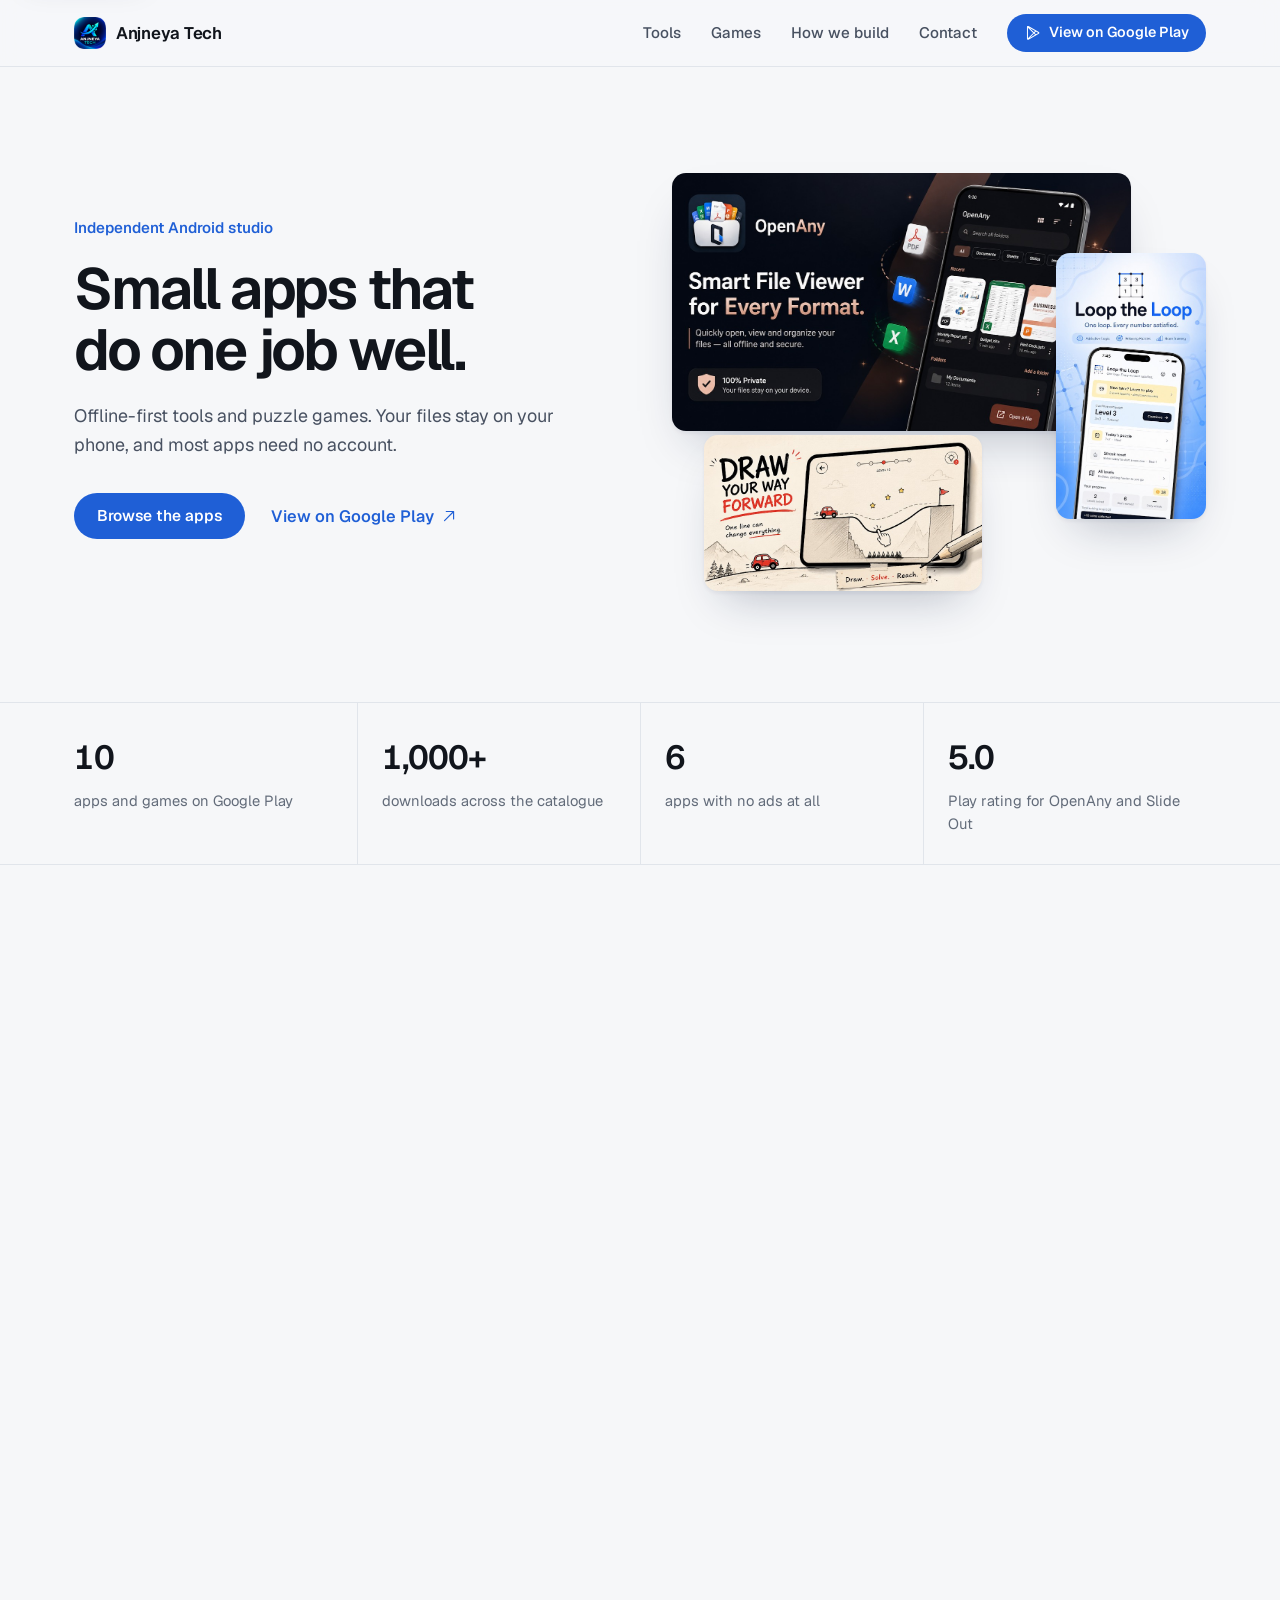
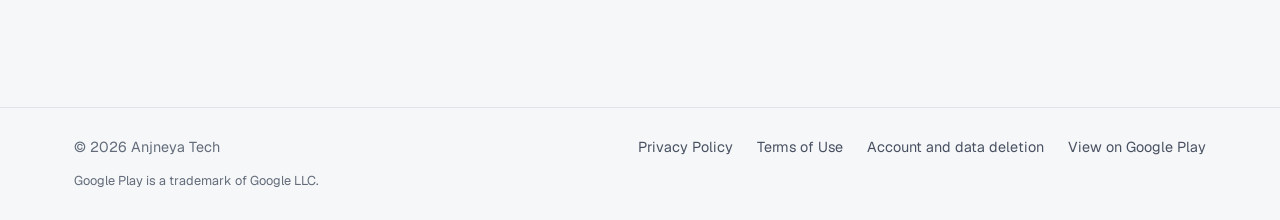
<file: index.html>
<!DOCTYPE html>
<html lang="en">
<head>
  <meta charset="UTF-8" />
  <meta name="viewport" content="width=device-width, initial-scale=1.0" />
  <meta http-equiv="Content-Security-Policy" content="default-src 'self'; script-src 'self'; style-src 'self'; img-src 'self' data:; font-src 'self'; connect-src 'none'; object-src 'none'; base-uri 'self'; form-action 'none'; upgrade-insecure-requests" />
  <meta name="referrer" content="strict-origin-when-cross-origin" />
  <meta name="google-site-verification" content="HEmmr0Lqa7ZAozY0_3v51PbMAwkbVNOSHn4MGxRH2og" />
  <title>Anjneya Tech | Android apps and puzzle games</title>
  <meta name="description" content="Independent studio making lightweight, privacy-respecting Android apps and puzzle games: OpenAny, QRino, CleanShare, OneCalc, Inkroad and more." />
  <link rel="canonical" href="https://anjneyatech-official.github.io/" />
  <meta name="theme-color" content="#f6f7f9" media="(prefers-color-scheme: light)" />
  <meta name="theme-color" content="#0c0f14" media="(prefers-color-scheme: dark)" />
  <meta name="color-scheme" content="light dark" />
  <meta property="og:type" content="website" />
  <meta property="og:site_name" content="Anjneya Tech" />
  <meta property="og:title" content="Anjneya Tech | Android apps and puzzle games" />
  <meta property="og:description" content="Small Android apps that do one job well. Offline-first tools and puzzle games from an independent studio." />
  <meta property="og:url" content="https://anjneyatech-official.github.io/" />
  <meta property="og:image" content="https://anjneyatech-official.github.io/assets/og-image.jpg" />
  <meta property="og:image:width" content="1200" />
  <meta property="og:image:height" content="630" />
  <meta property="og:image:alt" content="Anjneya Tech app icons for OpenAny, QRino, Inkroad and more." />
  <meta property="og:locale" content="en_IN" />
  <meta name="twitter:card" content="summary_large_image" />
  <meta name="twitter:title" content="Anjneya Tech | Android apps and puzzle games" />
  <meta name="twitter:description" content="Small Android apps that do one job well. Offline-first tools and puzzle games from an independent studio." />
  <meta name="twitter:image" content="https://anjneyatech-official.github.io/assets/og-image.jpg" />
  <link rel="icon" type="image/png" sizes="48x48" href="assets/favicon-48.png" />
  <link rel="apple-touch-icon" href="assets/apple-touch-icon.png" />
  <link rel="preload" href="assets/fonts/Geist-Variable.woff2" as="font" type="font/woff2" crossorigin />
  <link rel="stylesheet" href="style.css" />
  <script type="application/ld+json">
  {
    "@context": "https://schema.org",
    "@type": "Organization",
    "name": "Anjneya Tech",
    "url": "https://anjneyatech-official.github.io/",
    "logo": "https://anjneyatech-official.github.io/assets/logo-512.png",
    "email": "anjneyatech@gmail.com",
    "sameAs": ["https://play.google.com/store/apps/dev?id=4810421852702262741"]
  }
  </script>
  <script src="main.js" defer></script>
</head>
<body>
  <a class="skip-link" href="#main">Skip to content</a>

  <header class="site-header">
    <div class="wrap header-row">
      <a href="#main" class="brand" aria-label="Anjneya Tech, back to top">
        <img src="assets/logo-96.png" width="32" height="32" alt="" />
        <span>Anjneya Tech</span>
      </a>
      <button class="menu-btn" type="button" aria-expanded="false" aria-controls="site-nav" aria-label="Open menu"><span></span><span></span></button>
      <nav class="site-nav" id="site-nav" aria-label="Main">
        <a href="#apps">Tools</a>
        <a href="#games">Games</a>
        <a href="#principles">How we build</a>
        <a href="#contact">Contact</a>
        <a class="btn btn-solid btn-sm" href="https://play.google.com/store/apps/dev?id=4810421852702262741" target="_blank" rel="noopener noreferrer"><svg class="ic" aria-hidden="true" focusable="false" xmlns="http://www.w3.org/2000/svg" viewBox="0 0 256 256" fill="currentColor"><path d="M239.82,114.19,72,18.16a16,16,0,0,0-16.12,0A15.68,15.68,0,0,0,48,31.87V224.13a15.68,15.68,0,0,0,7.92,13.67,16,16,0,0,0,16.12,0l167.78-96a15.75,15.75,0,0,0,0-27.62ZM64,212.67V43.33L148.69,128Zm96-73.36,18.92,18.92-88.5,50.66ZM90.4,47.1l88.53,50.67L160,116.69ZM193.31,150l-22-22,22-22,38.43,22Z"/></svg>View on Google Play</a>
      </nav>
    </div>
  </header>

  <main id="main">
    <section class="hero" aria-labelledby="hero-title">
      <div class="wrap hero-grid">
        <div class="hero-copy">
          <p class="eyebrow">Independent Android studio</p>
          <h1 id="hero-title">Small apps that do one job well.</h1>
          <p class="hero-sub">Offline-first tools and puzzle games. Your files stay on your phone, and most apps need no account.</p>
          <div class="hero-actions">
            <a class="btn btn-solid" href="#apps">Browse the apps</a>
            <a class="link-arrow" href="https://play.google.com/store/apps/dev?id=4810421852702262741" target="_blank" rel="noopener noreferrer">View on Google Play <svg class="ic" aria-hidden="true" focusable="false" xmlns="http://www.w3.org/2000/svg" viewBox="0 0 256 256" fill="currentColor"><path d="M200,64V168a8,8,0,0,1-16,0V83.31L69.66,197.66a8,8,0,0,1-11.32-11.32L172.69,72H88a8,8,0,0,1,0-16H192A8,8,0,0,1,200,64Z"/></svg></a>
          </div>
        </div>
        <div class="hero-media">
          <img class="hm-main" src="assets/shots/hero-openany.jpg" width="1200" height="675" alt="OpenAny showing PDF, Word and Excel files on an Android phone" fetchpriority="high" />
          <img class="hm-side" src="assets/shots/hero-loop.jpg" width="400" height="711" alt="Loop The Loop puzzle board on a phone" />
          <img class="hm-low" src="assets/shots/hero-inkroad.jpg" width="800" height="450" alt="Inkroad level where a hand-drawn road carries a red car to the flag" />
        </div>
      </div>
    </section>

    <section class="facts-band" aria-label="Studio at a glance">
      <dl class="wrap facts">
        <div><dt>apps and games on Google Play</dt><dd>10</dd></div>
        <div><dt>downloads across the catalogue</dt><dd>1,000+</dd></div>
        <div><dt>apps with no ads at all</dt><dd>6</dd></div>
        <div><dt>Play rating for OpenAny and Slide Out</dt><dd>5.0</dd></div>
      </dl>
    </section>

    <section class="section" id="apps" aria-labelledby="apps-title">
      <div class="wrap">
        <header class="section-head reveal">
          <h2 id="apps-title">Everyday tools</h2>
          <p>Utilities for files, photos, QR codes and quick sums. They work offline and keep your data on the device.</p>
        </header>

        <div class="bento">
          <a class="tile t-openany reveal" href="https://play.google.com/store/apps/details?id=com.ajtech.openany" target="_blank" rel="noopener noreferrer">
            <img class="tile-img" src="assets/shots/openany.jpg" width="1100" height="619" alt="OpenAny file list with documents, sheets and slides" loading="lazy" />
            <div class="tile-body">
              <div class="tile-id"><img src="assets/icons/openany-128.webp" width="44" height="44" alt="" loading="lazy" /><div><h3>OpenAny</h3><p>PDF and document reader</p></div></div>
              <p class="tile-desc">Opens PDF, Word, Excel, PowerPoint, EPUB, archives and more in an app of about 4 MB. Our most downloaded app, rated 5.0.</p>
              <p class="tile-meta">Offline, no ads, no account</p>
              <span class="tile-cta">Get on Google Play <svg class="ic" aria-hidden="true" focusable="false" xmlns="http://www.w3.org/2000/svg" viewBox="0 0 256 256" fill="currentColor"><path d="M200,64V168a8,8,0,0,1-16,0V83.31L69.66,197.66a8,8,0,0,1-11.32-11.32L172.69,72H88a8,8,0,0,1,0-16H192A8,8,0,0,1,200,64Z"/></svg></span>
            </div>
          </a>

          <a class="tile t-clean tile-tall reveal" href="https://play.google.com/store/apps/details?id=com.ajtech.metadataremover" target="_blank" rel="noopener noreferrer">
            <img class="tile-img" src="assets/shots/cleanshare.jpg" width="600" height="1067" alt="CleanShare removing hidden location data from a photo" loading="lazy" />
            <div class="tile-body">
              <div class="tile-id"><img src="assets/icons/metadataremover-128.webp" width="44" height="44" alt="" loading="lazy" /><div><h3>CleanShare</h3><p>EXIF and GPS remover</p></div></div>
              <p class="tile-desc">Strips location and hidden metadata from photos, videos and documents before you share them.</p>
              <p class="tile-meta">No internet permission, no ads</p>
              <span class="tile-cta">Get on Google Play <svg class="ic" aria-hidden="true" focusable="false" xmlns="http://www.w3.org/2000/svg" viewBox="0 0 256 256" fill="currentColor"><path d="M200,64V168a8,8,0,0,1-16,0V83.31L69.66,197.66a8,8,0,0,1-11.32-11.32L172.69,72H88a8,8,0,0,1,0-16H192A8,8,0,0,1,200,64Z"/></svg></span>
            </div>
          </a>

          <a class="tile t-qrino reveal" href="https://play.google.com/store/apps/details?id=com.ajtech.qrino" target="_blank" rel="noopener noreferrer">
            <img class="tile-img" src="assets/shots/qrino.jpg" width="800" height="450" alt="QRino creating a custom QR code" loading="lazy" />
            <div class="tile-body">
              <div class="tile-id"><img src="assets/icons/qrino-128.webp" width="44" height="44" alt="" loading="lazy" /><div><h3>QRino</h3><p>QR code scanner and maker</p></div></div>
              <p class="tile-desc">Scan codes, or design your own with colours, logos, frames and 3D styles.</p>
              <p class="tile-meta">Offline, no ads</p>
              <span class="tile-cta">Get on Google Play <svg class="ic" aria-hidden="true" focusable="false" xmlns="http://www.w3.org/2000/svg" viewBox="0 0 256 256" fill="currentColor"><path d="M200,64V168a8,8,0,0,1-16,0V83.31L69.66,197.66a8,8,0,0,1-11.32-11.32L172.69,72H88a8,8,0,0,1,0-16H192A8,8,0,0,1,200,64Z"/></svg></span>
            </div>
          </a>

          <a class="tile t-onecalc reveal" href="https://play.google.com/store/apps/details?id=com.ajtech.onecalc" target="_blank" rel="noopener noreferrer">
            <img class="tile-img" src="assets/shots/onecalc.jpg" width="800" height="450" alt="OneCalc home screen with calculator categories" loading="lazy" />
            <div class="tile-body">
              <div class="tile-id"><img src="assets/icons/onecalc-128.webp" width="44" height="44" alt="" loading="lazy" /><div><h3>OneCalc</h3><p>All-in-one calculator</p></div></div>
              <p class="tile-desc">43 calculators in one place: EMI, GST, SIP, scientific, unit conversion and dates.</p>
              <p class="tile-meta">Offline, no ads, no account</p>
              <span class="tile-cta">Get on Google Play <svg class="ic" aria-hidden="true" focusable="false" xmlns="http://www.w3.org/2000/svg" viewBox="0 0 256 256" fill="currentColor"><path d="M200,64V168a8,8,0,0,1-16,0V83.31L69.66,197.66a8,8,0,0,1-11.32-11.32L172.69,72H88a8,8,0,0,1,0-16H192A8,8,0,0,1,200,64Z"/></svg></span>
            </div>
          </a>

          <a class="tile t-chess reveal" href="https://play.google.com/store/apps/details?id=com.ajtech.chessclockpro" target="_blank" rel="noopener noreferrer">
            <img class="tile-img" src="assets/shots/chessclock.jpg" width="1100" height="619" alt="Chess Clock Pro timer next to a chess board" loading="lazy" />
            <div class="tile-body">
              <div class="tile-id"><img src="assets/icons/chessclockpro-128.webp" width="44" height="44" alt="" loading="lazy" /><div><h3>Chess Clock Pro</h3><p>Chess timer</p></div></div>
              <p class="tile-desc">A tournament-ready clock with Fischer increment, Bronstein delay, byo-yomi and multi-stage controls.</p>
              <p class="tile-meta">Offline, no ads</p>
              <span class="tile-cta">Get on Google Play <svg class="ic" aria-hidden="true" focusable="false" xmlns="http://www.w3.org/2000/svg" viewBox="0 0 256 256" fill="currentColor"><path d="M200,64V168a8,8,0,0,1-16,0V83.31L69.66,197.66a8,8,0,0,1-11.32-11.32L172.69,72H88a8,8,0,0,1,0-16H192A8,8,0,0,1,200,64Z"/></svg></span>
            </div>
          </a>

          <a class="tile t-adlens reveal" href="https://play.google.com/store/apps/details?id=com.ajtech.adlens" target="_blank" rel="noopener noreferrer">
            <img class="tile-img" src="assets/shots/adlens.jpg" width="600" height="1067" alt="AdLens revenue overview screen" loading="lazy" />
            <div class="tile-body">
              <div class="tile-id"><img src="assets/icons/adlens-128.webp" width="44" height="44" alt="" loading="lazy" /><div><h3>AdLens</h3><p>AdMob revenue tracker</p></div></div>
              <p class="tile-desc">AdMob earnings, eCPM and CTR at a glance, with alerts for indie publishers.</p>
              <p class="tile-meta">Reports stay on your device</p>
              <span class="tile-cta">Get on Google Play <svg class="ic" aria-hidden="true" focusable="false" xmlns="http://www.w3.org/2000/svg" viewBox="0 0 256 256" fill="currentColor"><path d="M200,64V168a8,8,0,0,1-16,0V83.31L69.66,197.66a8,8,0,0,1-11.32-11.32L172.69,72H88a8,8,0,0,1,0-16H192A8,8,0,0,1,200,64Z"/></svg></span>
            </div>
          </a>
        </div>
      </div>
    </section>

    <section class="section section-tint" id="games" aria-labelledby="games-title">
      <div class="wrap">
        <header class="section-head reveal">
          <h2 id="games-title">Puzzle games</h2>
          <p>Logic, physics and sorting puzzles that fit into a few spare minutes.</p>
        </header>
        <ul class="posters">
          <li class="reveal"><a class="poster" href="https://play.google.com/store/apps/details?id=com.ajtech.inkroad" target="_blank" rel="noopener noreferrer">
            <img src="assets/shots/inkroad.jpg" width="800" height="450" alt="Inkroad level with a drawn road and a red car" loading="lazy" />
            <h3>Inkroad</h3><p>Draw a road, then drive it. 68 handcrafted physics levels, no ads.</p>
          </a></li>
          <li class="reveal"><a class="poster" href="https://play.google.com/store/apps/details?id=com.ajtech.looptheloop" target="_blank" rel="noopener noreferrer">
            <img src="assets/shots/loop.jpg" width="600" height="1067" alt="Loop The Loop level select screen" loading="lazy" />
            <h3>Loop The Loop</h3><p>Slitherlink boards with one unique solution. Pure deduction.</p>
          </a></li>
          <li class="reveal"><a class="poster" href="https://play.google.com/store/apps/details?id=com.ajtech.slideout" target="_blank" rel="noopener noreferrer">
            <img src="assets/shots/slideout.jpg" width="600" height="1067" alt="Slide Out board full of coloured arrows" loading="lazy" />
            <h3>Slide Out</h3><p>Tap arrows to slide them off the board. Rated 5.0 on Google Play.</p>
          </a></li>
          <li class="reveal"><a class="poster" href="https://play.google.com/store/apps/details?id=com.axionix.colorescape" target="_blank" rel="noopener noreferrer">
            <img src="assets/shots/colorescape.jpg" width="600" height="1067" alt="Color Escape bottle sorting level" loading="lazy" />
            <h3>Color Escape</h3><p>Sort coloured liquids into bottles across a relaxing campaign.</p>
          </a></li>
        </ul>
      </div>
    </section>

    <section class="section" id="principles" aria-labelledby="principles-title">
      <div class="wrap principles-grid">
        <h2 id="principles-title" class="reveal">How we build apps</h2>
        <ul class="principles">
          <li class="reveal"><svg class="ic" aria-hidden="true" focusable="false" xmlns="http://www.w3.org/2000/svg" viewBox="0 0 256 256" fill="currentColor"><path d="M72,128a134.63,134.63,0,0,1-14.16,60.47,8,8,0,1,1-14.32-7.12A118.8,118.8,0,0,0,56,128,71.73,71.73,0,0,1,83,71.8,8,8,0,1,1,93,84.29,55.76,55.76,0,0,0,72,128Zm56-8a8,8,0,0,0-8,8,184.12,184.12,0,0,1-23,89.1,8,8,0,0,0,14,7.76A200.19,200.19,0,0,0,136,128,8,8,0,0,0,128,120Zm0-32a40,40,0,0,0-40,40,8,8,0,0,0,16,0,24,24,0,0,1,48,0,214.09,214.09,0,0,1-20.51,92A8,8,0,1,0,146,226.83,230,230,0,0,0,168,128,40,40,0,0,0,128,88Zm0-64A104.11,104.11,0,0,0,24,128a87.76,87.76,0,0,1-5,29.33,8,8,0,0,0,15.09,5.33A103.9,103.9,0,0,0,40,128a88,88,0,0,1,176,0,282.24,282.24,0,0,1-5.29,54.45,8,8,0,0,0,6.3,9.4,8.22,8.22,0,0,0,1.55.15,8,8,0,0,0,7.84-6.45A298.37,298.37,0,0,0,232,128,104.12,104.12,0,0,0,128,24ZM94.4,152.17A8,8,0,0,0,85,158.42a151,151,0,0,1-17.21,45.44,8,8,0,0,0,13.86,8,166.67,166.67,0,0,0,19-50.25A8,8,0,0,0,94.4,152.17ZM128,56a72.85,72.85,0,0,0-9,.56,8,8,0,0,0,2,15.87A56.08,56.08,0,0,1,184,128a252.12,252.12,0,0,1-1.92,31A8,8,0,0,0,189,168a8.39,8.39,0,0,0,1,.06,8,8,0,0,0,7.92-7,266.48,266.48,0,0,0,2-33A72.08,72.08,0,0,0,128,56Zm57.93,128.25a8,8,0,0,0-9.75,5.75c-1.46,5.69-3.15,11.4-5,17a8,8,0,0,0,5,10.13,7.88,7.88,0,0,0,2.55.42,8,8,0,0,0,7.58-5.46c2-5.92,3.79-12,5.35-18.05A8,8,0,0,0,185.94,184.26Z"/></svg><h3>Private by design</h3><p>Files are processed on your phone. Most of our apps declare “No data collected” on Google Play.</p></li>
          <li class="reveal"><svg class="ic" aria-hidden="true" focusable="false" xmlns="http://www.w3.org/2000/svg" viewBox="0 0 256 256" fill="currentColor"><path d="M213.92,210.62a8,8,0,1,1-11.84,10.76l-52-57.15a60,60,0,0,0-57.41,7.24,8,8,0,1,1-9.42-12.93A75.43,75.43,0,0,1,128,144c1.28,0,2.55,0,3.82.1L104.9,114.49A108,108,0,0,0,61,135.31,8,8,0,0,1,49.73,134,8,8,0,0,1,51,122.77a124.27,124.27,0,0,1,41.71-21.66L69.37,75.4a155.43,155.43,0,0,0-40.29,24A8,8,0,0,1,18.92,87,171.87,171.87,0,0,1,58,62.86L42.08,45.38A8,8,0,1,1,53.92,34.62ZM128,192a12,12,0,1,0,12,12A12,12,0,0,0,128,192ZM237.08,87A172.3,172.3,0,0,0,106,49.4a8,8,0,1,0,2,15.87A158.33,158.33,0,0,1,128,64a156.25,156.25,0,0,1,98.92,35.37A8,8,0,0,0,237.08,87ZM195,135.31a8,8,0,0,0,11.24-1.3,8,8,0,0,0-1.3-11.24,124.25,124.25,0,0,0-51.73-24.2A8,8,0,1,0,150,114.24,108.12,108.12,0,0,1,195,135.31Z"/></svg><h3>Offline first</h3><p>Most of our apps work without a connection, on a flight or underground.</p></li>
          <li class="reveal"><svg class="ic" aria-hidden="true" focusable="false" xmlns="http://www.w3.org/2000/svg" viewBox="0 0 256 256" fill="currentColor"><path d="M221.28,34.75a64,64,0,0,0-90.49,0L60.69,104A15.9,15.9,0,0,0,56,115.31v73.38L26.34,218.34a8,8,0,0,0,11.32,11.32L67.32,200H140.7A15.92,15.92,0,0,0,152,195.32l0,0,69.23-70A64,64,0,0,0,221.28,34.75ZM142.07,46.06A48,48,0,0,1,211.79,112H155.33l34.35-34.34a8,8,0,0,0-11.32-11.32L120,124.69V67.87ZM72,115.35l32-31.67v57l-32,32ZM140.7,184H83.32l56-56h56.74Z"/></svg><h3>Small installs</h3><p>OpenAny is about 4 MB. Lean apps open fast and leave room on your phone.</p></li>
          <li class="reveal"><svg class="ic" aria-hidden="true" focusable="false" xmlns="http://www.w3.org/2000/svg" viewBox="0 0 256 256" fill="currentColor"><path d="M224,48V96a8,8,0,0,1-8,8H168a8,8,0,0,1,0-16h28.69L182.06,73.37a79.56,79.56,0,0,0-56.13-23.43h-.45A79.52,79.52,0,0,0,69.59,72.71,8,8,0,0,1,58.41,61.27a96,96,0,0,1,135,.79L208,76.69V48a8,8,0,0,1,16,0ZM186.41,183.29a80,80,0,0,1-112.47-.66L59.31,168H88a8,8,0,0,0,0-16H40a8,8,0,0,0-8,8v48a8,8,0,0,0,16,0V179.31l14.63,14.63A95.43,95.43,0,0,0,130,222.06h.53a95.36,95.36,0,0,0,67.07-27.33,8,8,0,0,0-11.18-11.44Z"/></svg><h3>Kept up to date</h3><p>Every app in the catalogue received an update in 2026.</p></li>
        </ul>
      </div>
    </section>

    <section class="section closing" id="contact" aria-labelledby="contact-title">
      <div class="wrap closing-inner reveal" id="about">
        <img src="assets/logo-96.png" width="56" height="56" alt="" loading="lazy" />
        <h2 id="contact-title">Questions or feedback?</h2>
        <p>Anjneya Tech is a small independent studio, and we read every email. For app support, include the app name and your Android version.</p>
        <a class="btn btn-solid" href="mailto:anjneyatech@gmail.com"><svg class="ic" aria-hidden="true" focusable="false" xmlns="http://www.w3.org/2000/svg" viewBox="0 0 256 256" fill="currentColor"><path d="M224,48H32a8,8,0,0,0-8,8V192a16,16,0,0,0,16,16H216a16,16,0,0,0,16-16V56A8,8,0,0,0,224,48ZM203.43,64,128,133.15,52.57,64ZM216,192H40V74.19l82.59,75.71a8,8,0,0,0,10.82,0L216,74.19V192Z"/></svg>anjneyatech@gmail.com</a>
      </div>
    </section>
  </main>

  <footer class="site-footer">
    <div class="wrap footer-row">
      <p>© <span id="year">2026</span> Anjneya Tech</p>
      <nav aria-label="Legal">
        <a href="privacy.html">Privacy Policy</a>
        <a href="terms.html">Terms of Use</a>
        <a href="delete-account.html">Account and data deletion</a>
        <a href="https://play.google.com/store/apps/dev?id=4810421852702262741" target="_blank" rel="noopener noreferrer">View on Google Play</a>
      </nav>
      <p class="fine">Google Play is a trademark of Google LLC.</p>
    </div>
  </footer>
</body>
</html>
</file>
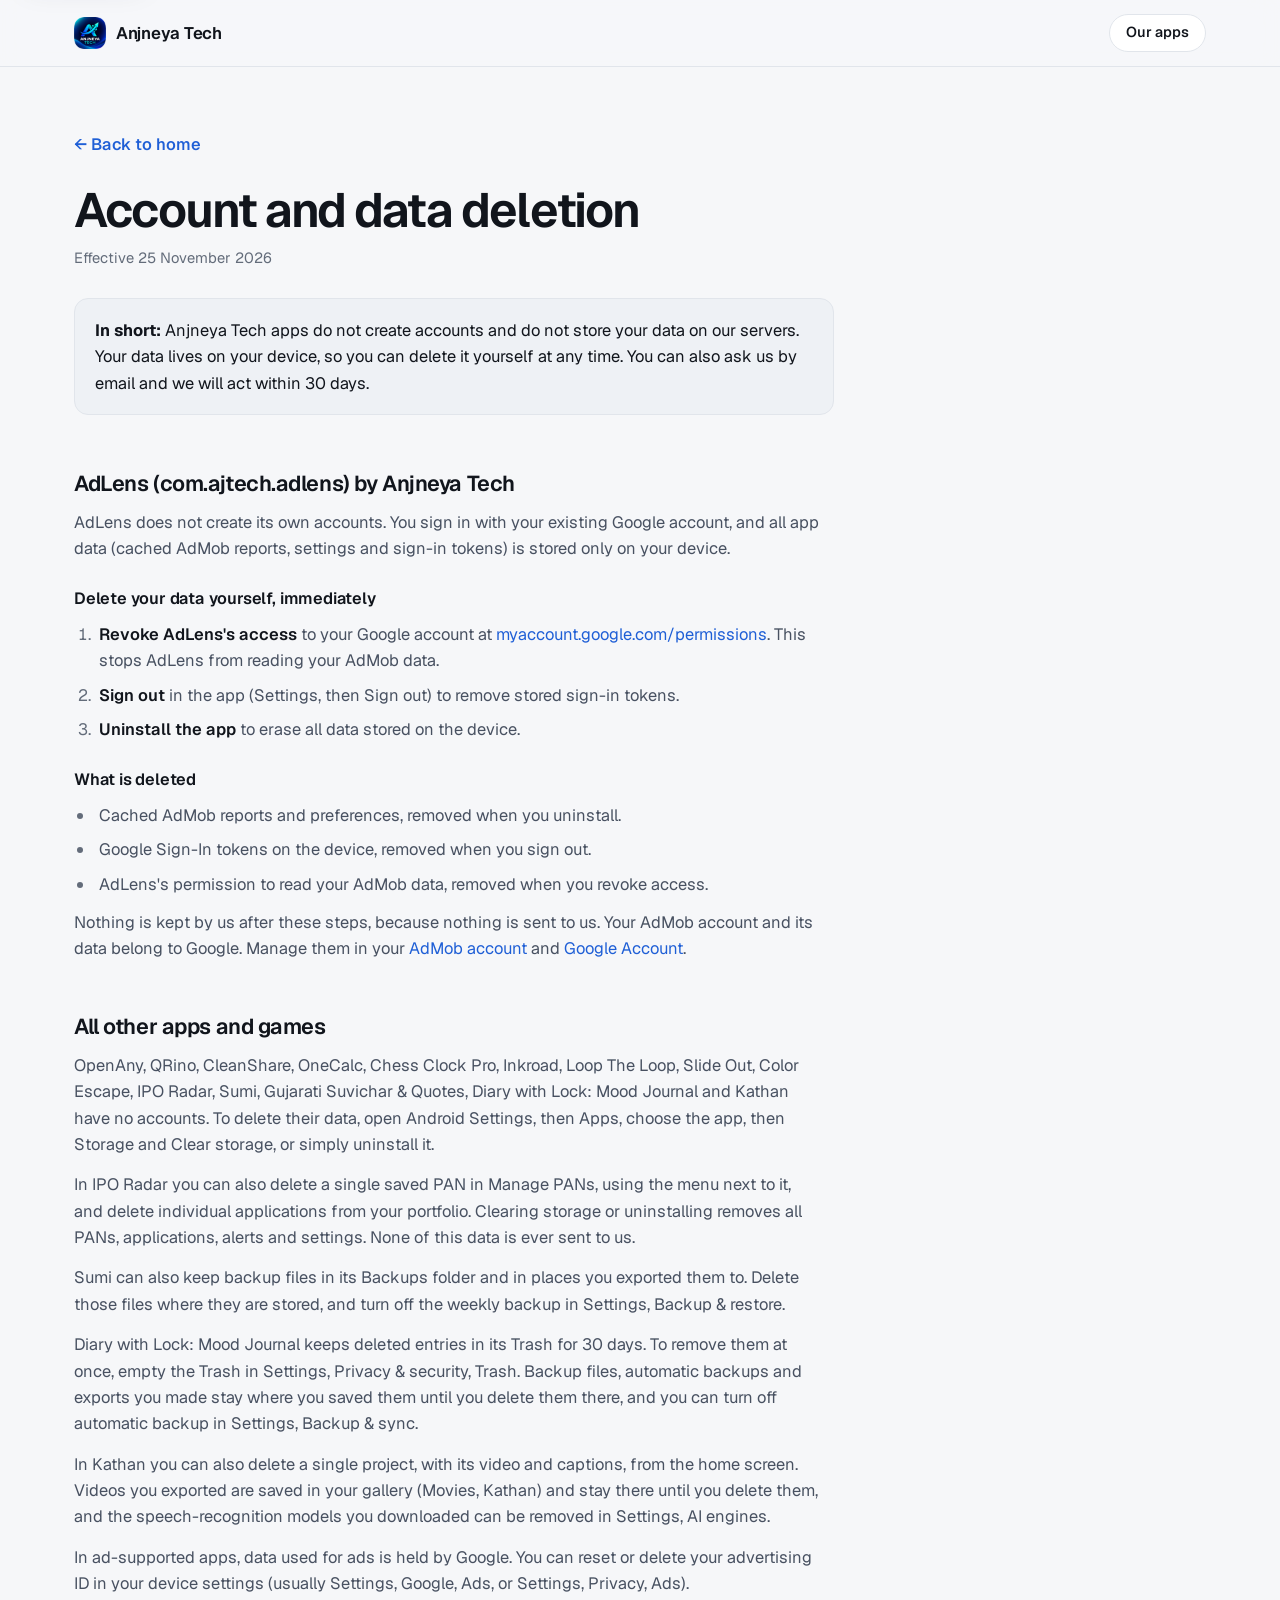
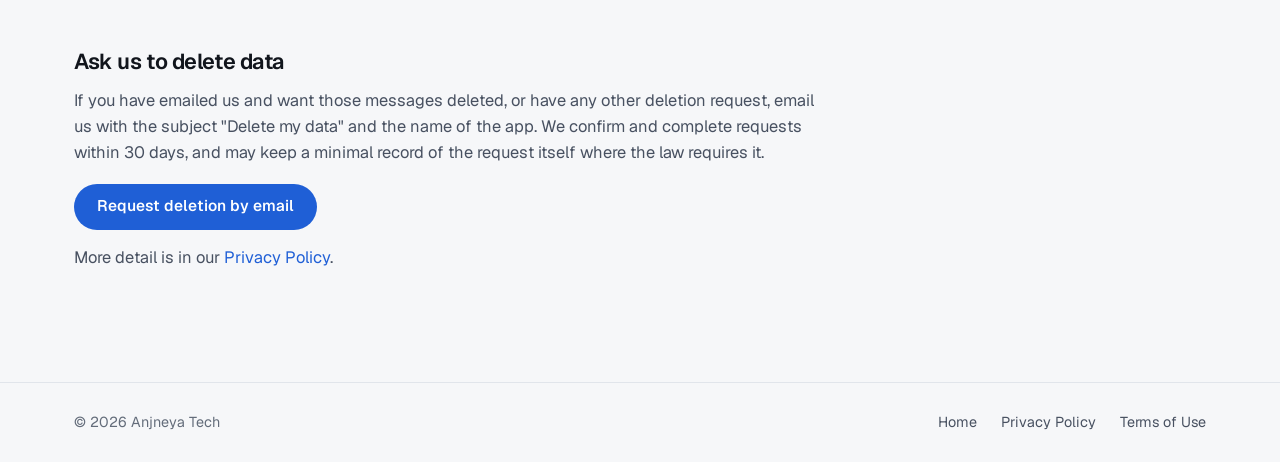
<file: delete-account.html>
<!DOCTYPE html>
<html lang="en">
<head>
  <meta charset="UTF-8" />
  <meta name="viewport" content="width=device-width, initial-scale=1.0" />
  <meta http-equiv="Content-Security-Policy" content="default-src 'self'; script-src 'self'; style-src 'self'; img-src 'self' data:; font-src 'self'; connect-src 'none'; object-src 'none'; base-uri 'self'; form-action 'none'; upgrade-insecure-requests" />
  <meta name="referrer" content="strict-origin-when-cross-origin" />
  <title>Account and data deletion | Anjneya Tech</title>
  <meta name="description" content="How to delete your data from AdLens and other Anjneya Tech apps, or ask us to delete it." />
  <link rel="canonical" href="https://anjneyatech-official.github.io/delete-account.html" />
  <meta property="og:type" content="website" />
  <meta property="og:site_name" content="Anjneya Tech" />
  <meta property="og:url" content="https://anjneyatech-official.github.io/delete-account.html" />
  <meta property="og:image" content="https://anjneyatech-official.github.io/assets/og-image.jpg" />
  <meta name="twitter:card" content="summary_large_image" />
  <meta name="theme-color" content="#f6f7f9" media="(prefers-color-scheme: light)" />
  <meta name="theme-color" content="#0c0f14" media="(prefers-color-scheme: dark)" />
  <meta name="color-scheme" content="light dark" />
  <link rel="icon" type="image/png" sizes="48x48" href="assets/favicon-48.png" />
  <link rel="apple-touch-icon" href="assets/apple-touch-icon.png" />
  <link rel="stylesheet" href="style.css" />
</head>
<body>
  <a class="skip-link" href="#main">Skip to content</a>
  <header class="site-header">
    <div class="wrap header-row">
      <a href="index.html" class="brand" aria-label="Anjneya Tech home">
        <img src="assets/logo-96.png" width="32" height="32" alt="" />
        <span>Anjneya Tech</span>
      </a>
      <a class="btn btn-outline btn-sm" href="index.html#apps">Our apps</a>
    </div>
  </header>

  <main id="main" class="wrap legal">
    <header class="legal-head">
      <a href="index.html" class="back">← Back to home</a>
      <h1>Account and data deletion</h1>
      <p class="updated">Effective 25 November 2026</p>
      <div class="callout">
        <p><strong>In short:</strong> Anjneya Tech apps do not create accounts and do not store your data on our servers. Your data lives on your device, so you can delete it yourself at any time. You can also ask us by email and we will act within 30 days.</p>
      </div>
    </header>

    <article class="legal-body legal-single">
      <section id="adlens">
        <h2>AdLens (com.ajtech.adlens) by Anjneya Tech</h2>
        <p>AdLens does not create its own accounts. You sign in with your existing Google account, and all app data (cached AdMob reports, settings and sign-in tokens) is stored only on your device.</p>
        <h3>Delete your data yourself, immediately</h3>
        <ol>
          <li><strong>Revoke AdLens's access</strong> to your Google account at <a href="https://myaccount.google.com/permissions" target="_blank" rel="noopener noreferrer">myaccount.google.com/permissions</a>. This stops AdLens from reading your AdMob data.</li>
          <li><strong>Sign out</strong> in the app (Settings, then Sign out) to remove stored sign-in tokens.</li>
          <li><strong>Uninstall the app</strong> to erase all data stored on the device.</li>
        </ol>
        <h3>What is deleted</h3>
        <ul>
          <li>Cached AdMob reports and preferences, removed when you uninstall.</li>
          <li>Google Sign-In tokens on the device, removed when you sign out.</li>
          <li>AdLens's permission to read your AdMob data, removed when you revoke access.</li>
        </ul>
        <p>Nothing is kept by us after these steps, because nothing is sent to us. Your AdMob account and its data belong to Google. Manage them in your <a href="https://apps.admob.com" target="_blank" rel="noopener noreferrer">AdMob account</a> and <a href="https://myaccount.google.com" target="_blank" rel="noopener noreferrer">Google Account</a>.</p>
      </section>

      <section id="other-apps">
        <h2>All other apps and games</h2>
        <p>OpenAny, QRino, CleanShare, OneCalc, Chess Clock Pro, Inkroad, Loop The Loop, Slide Out, Color Escape, IPO Radar, Sumi, Gujarati Suvichar &amp; Quotes, Diary with Lock: Mood Journal and Kathan have no accounts. To delete their data, open Android Settings, then Apps, choose the app, then Storage and Clear storage, or simply uninstall it.</p>
        <p>In IPO Radar you can also delete a single saved PAN in Manage PANs, using the menu next to it, and delete individual applications from your portfolio. Clearing storage or uninstalling removes all PANs, applications, alerts and settings. None of this data is ever sent to us.</p>
        <p>Sumi can also keep backup files in its Backups folder and in places you exported them to. Delete those files where they are stored, and turn off the weekly backup in Settings, Backup &amp; restore.</p>
        <p>Diary with Lock: Mood Journal keeps deleted entries in its Trash for 30 days. To remove them at once, empty the Trash in Settings, Privacy &amp; security, Trash. Backup files, automatic backups and exports you made stay where you saved them until you delete them there, and you can turn off automatic backup in Settings, Backup &amp; sync.</p>
        <p>In Kathan you can also delete a single project, with its video and captions, from the home screen. Videos you exported are saved in your gallery (Movies, Kathan) and stay there until you delete them, and the speech-recognition models you downloaded can be removed in Settings, AI engines.</p>
        <p>In ad-supported apps, data used for ads is held by Google. You can reset or delete your advertising ID in your device settings (usually Settings, Google, Ads, or Settings, Privacy, Ads).</p>
      </section>

      <section id="request">
        <h2>Ask us to delete data</h2>
        <p>If you have emailed us and want those messages deleted, or have any other deletion request, email us with the subject "Delete my data" and the name of the app. We confirm and complete requests within 30 days, and may keep a minimal record of the request itself where the law requires it.</p>
        <p><a class="btn btn-solid" href="mailto:anjneyatech@gmail.com?subject=Delete%20my%20data&amp;body=App%20name%3A%20%0AWhat%20to%20delete%3A%20">Request deletion by email</a></p>
        <p>More detail is in our <a href="privacy.html">Privacy Policy</a>.</p>
      </section>
    </article>
  </main>

  <footer class="site-footer">
    <div class="wrap footer-row">
      <p>© 2026 Anjneya Tech</p>
      <nav aria-label="Legal">
        <a href="index.html">Home</a>
        <a href="privacy.html">Privacy Policy</a>
        <a href="terms.html">Terms of Use</a>
      </nav>
    </div>
  </footer>
</body>
</html>
</file>
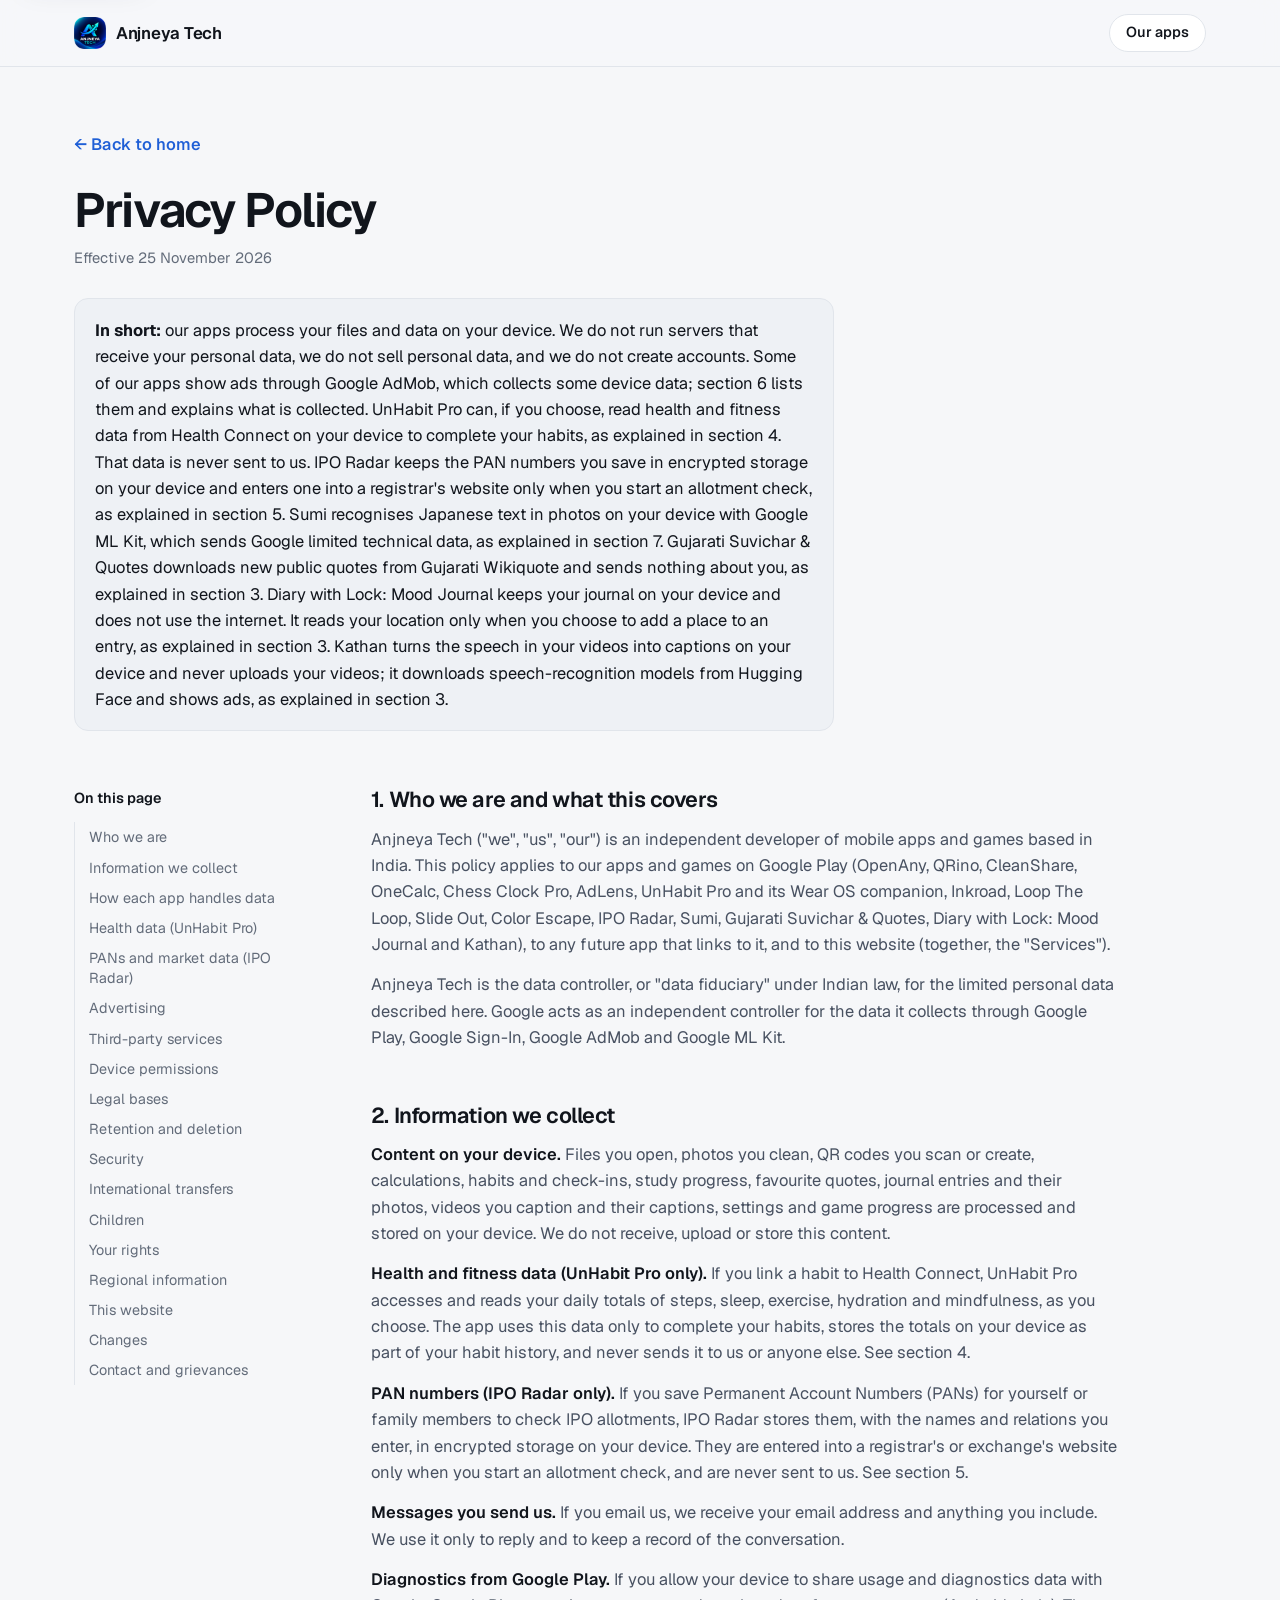
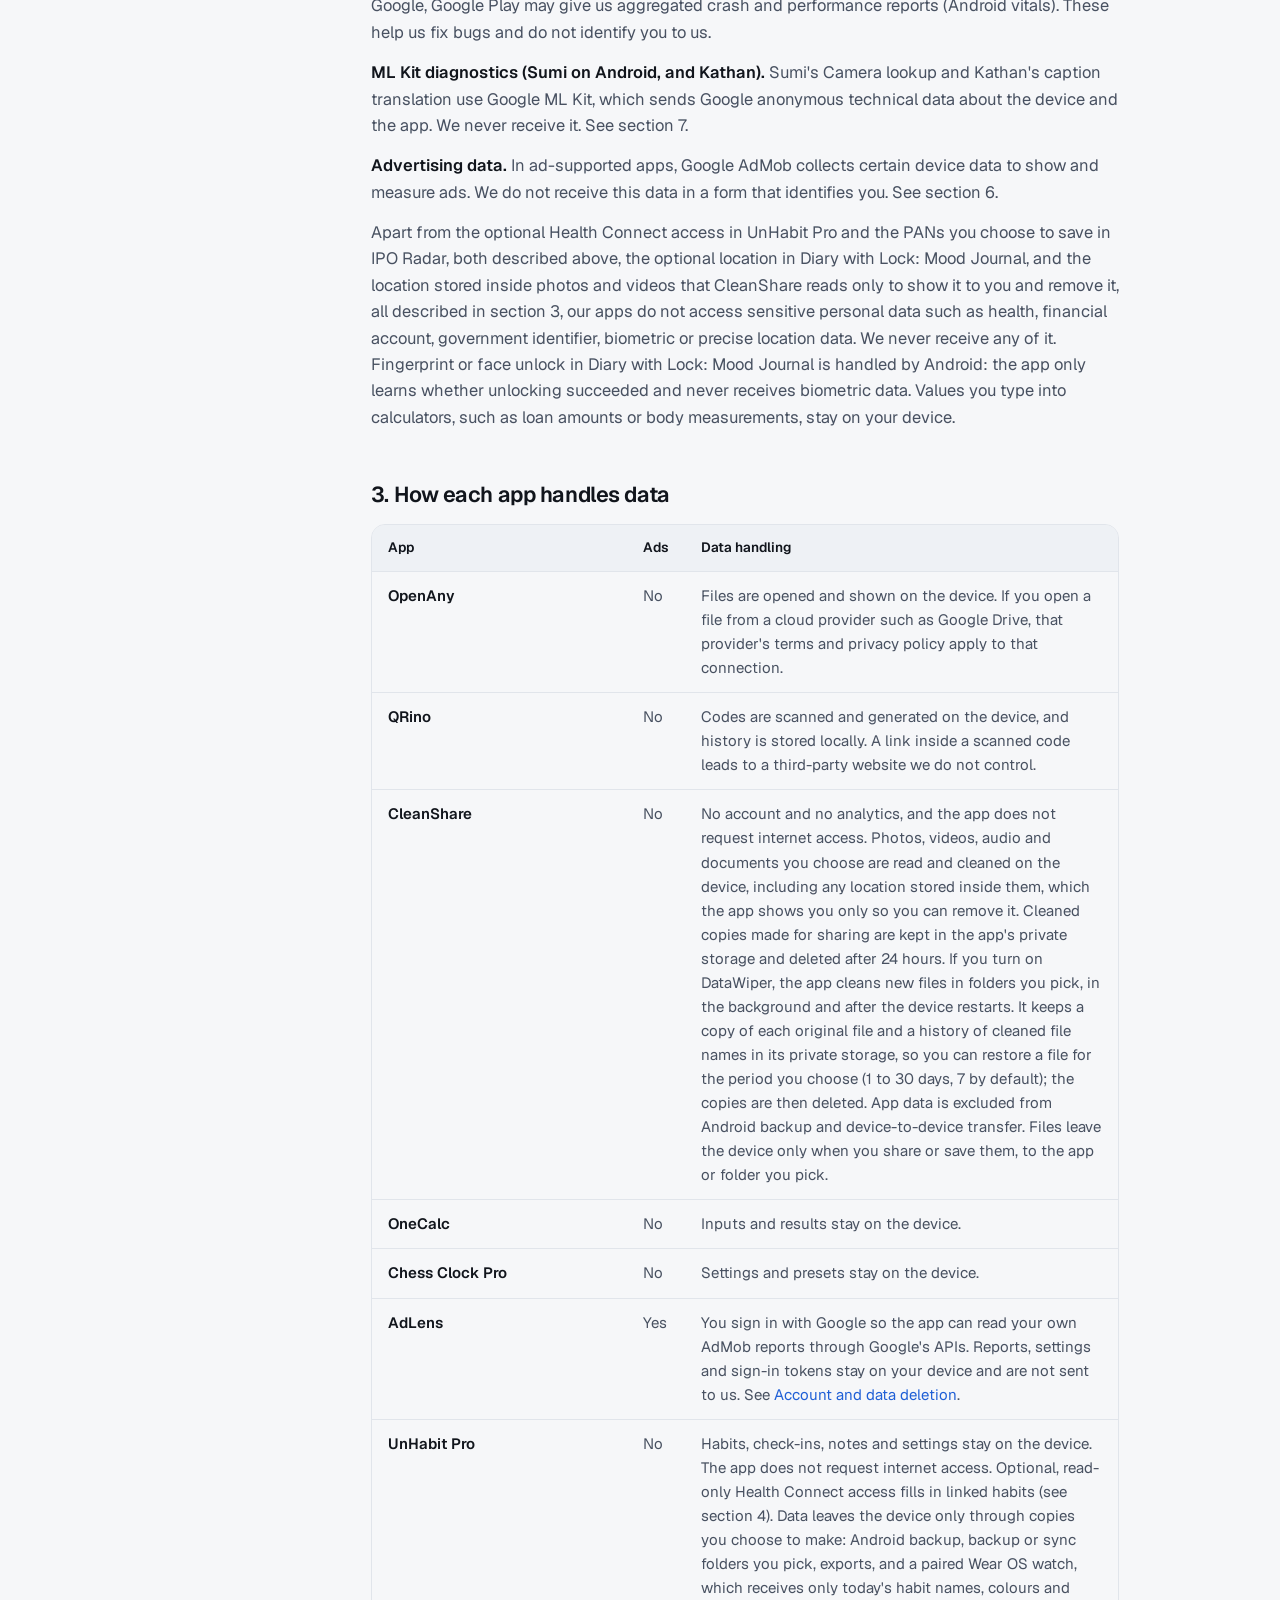
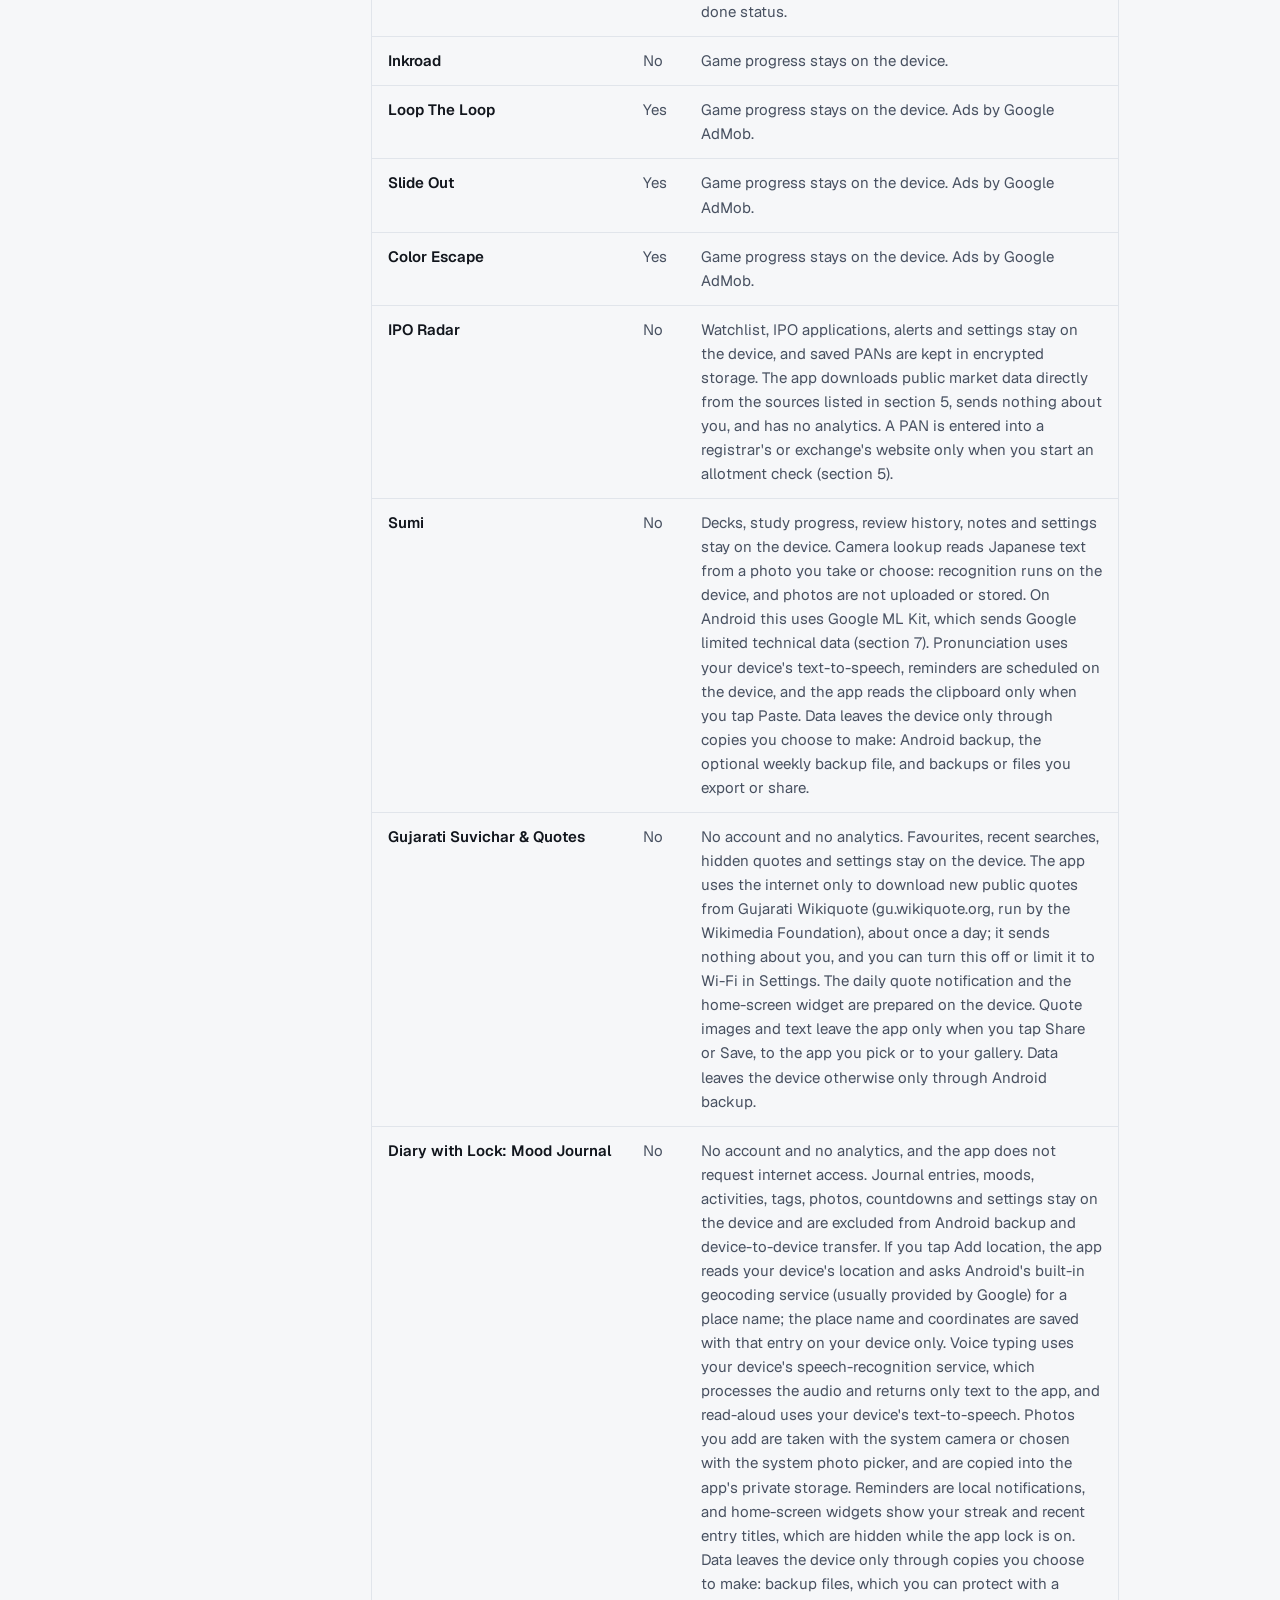
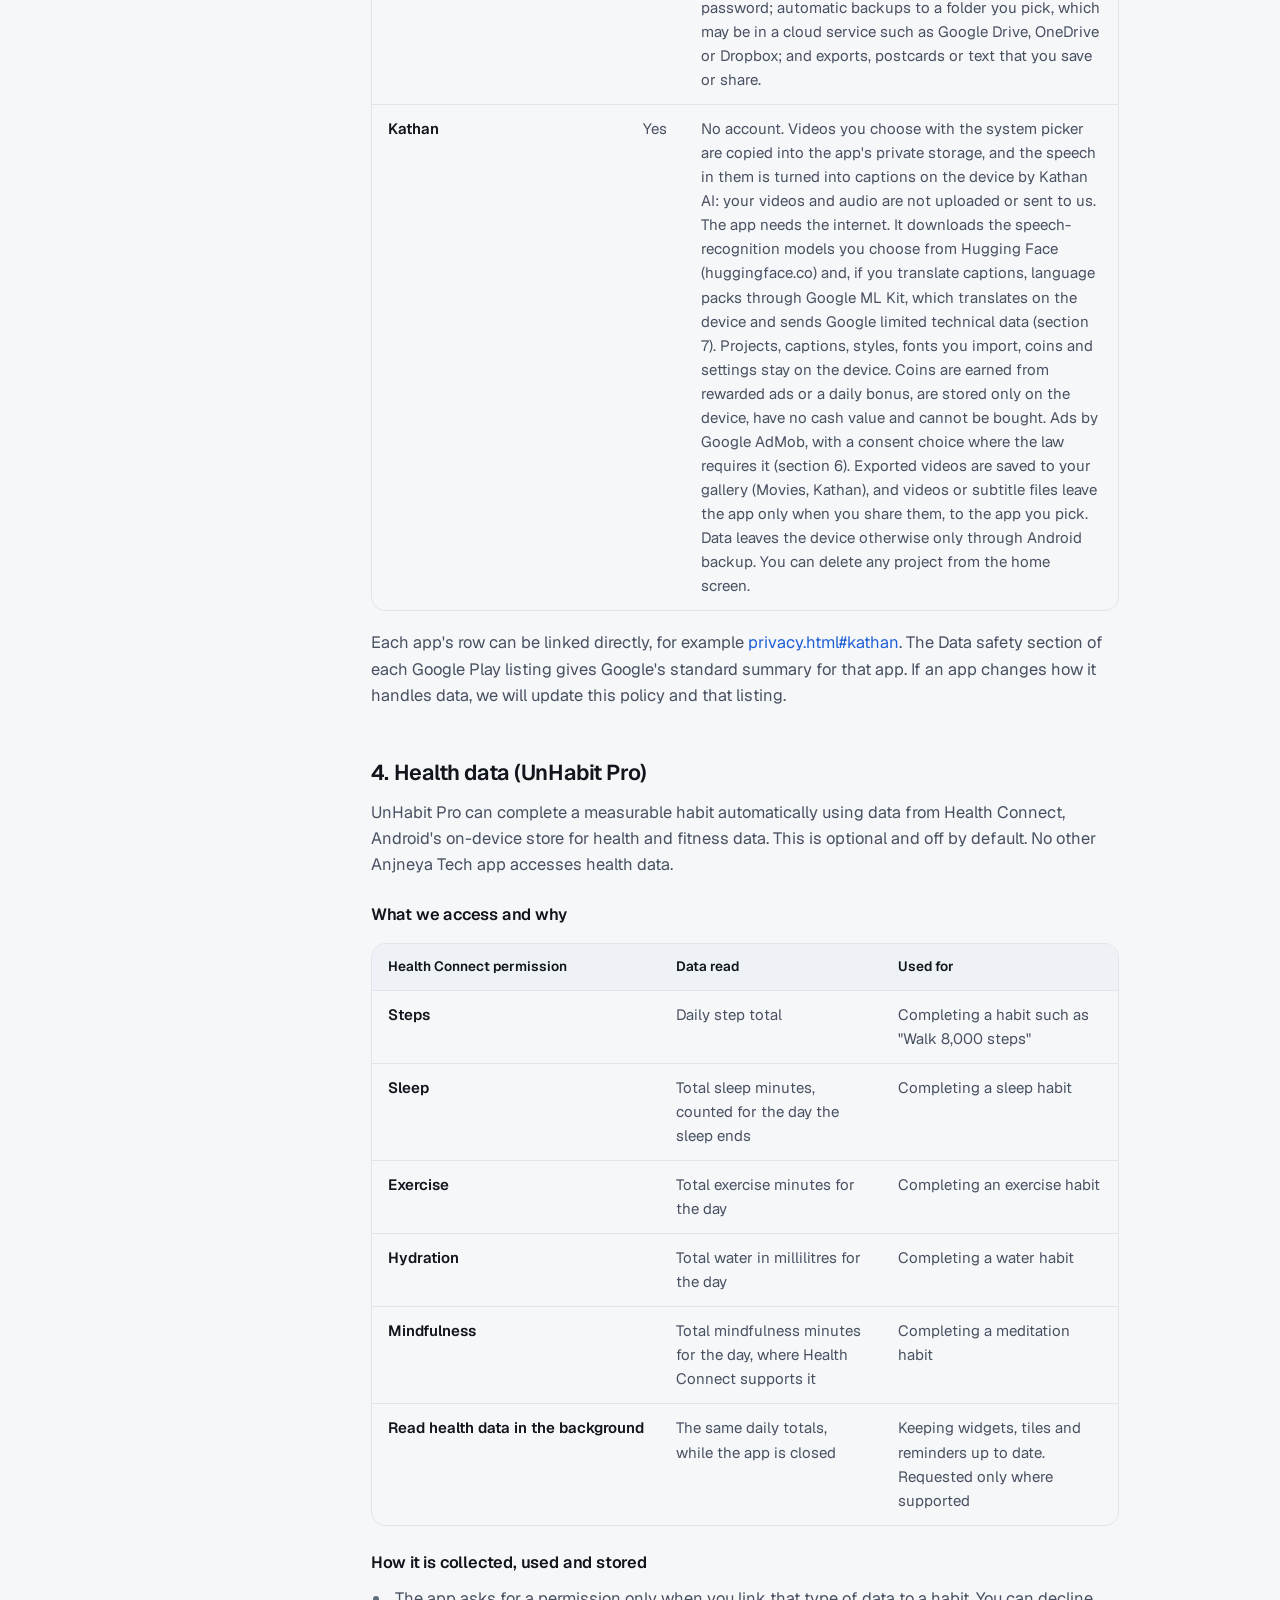
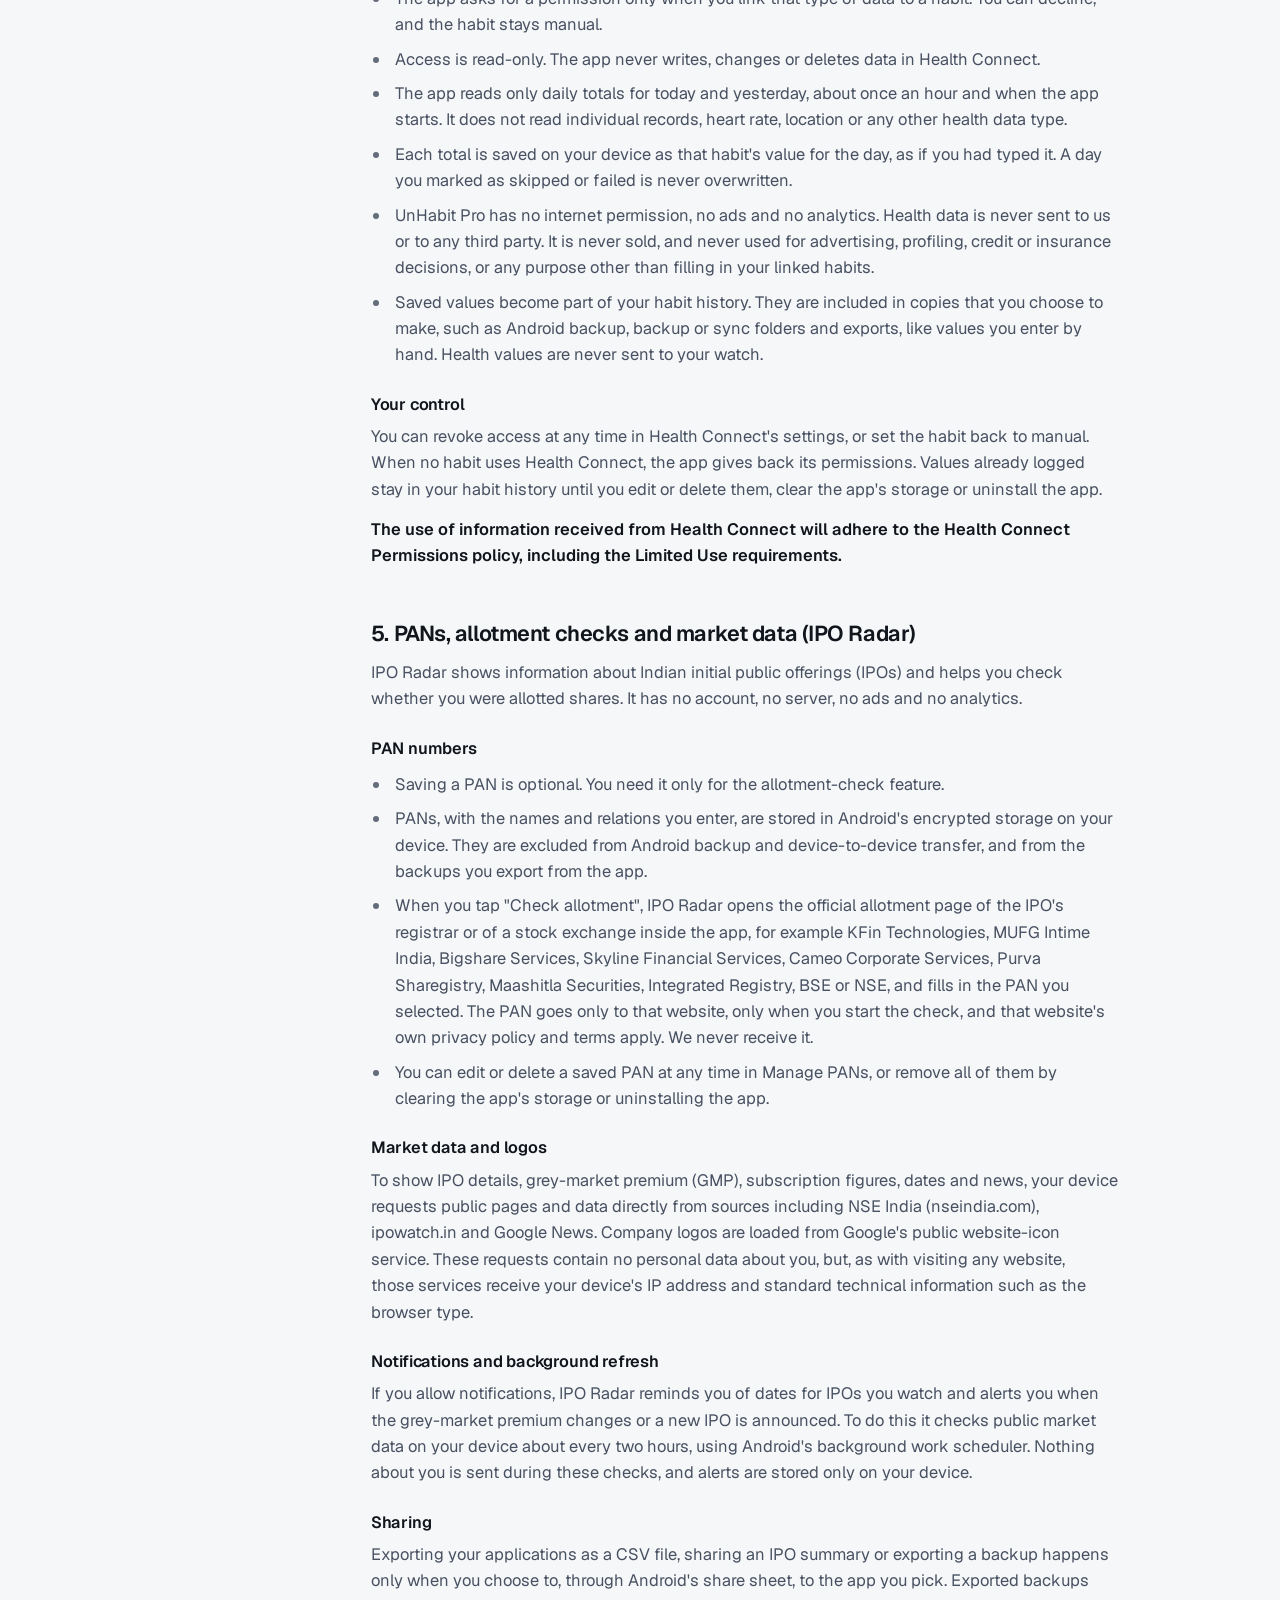
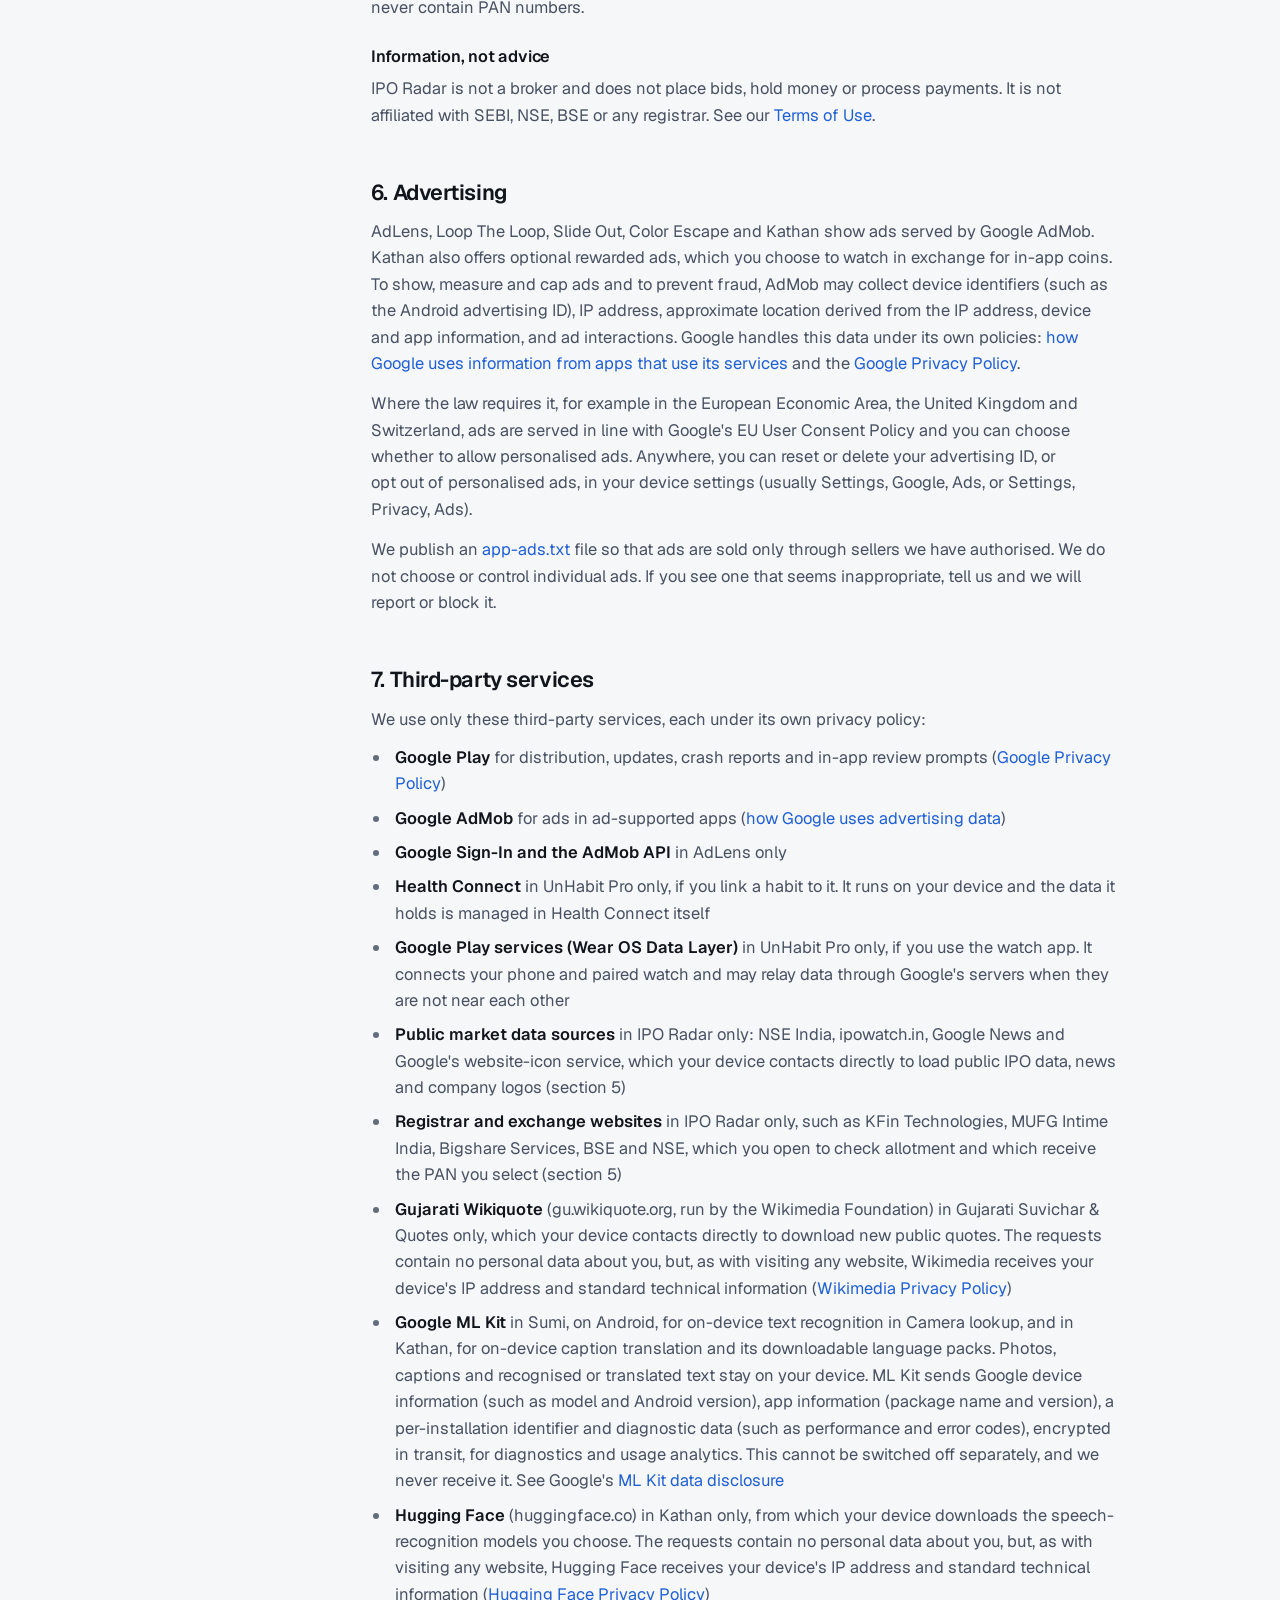
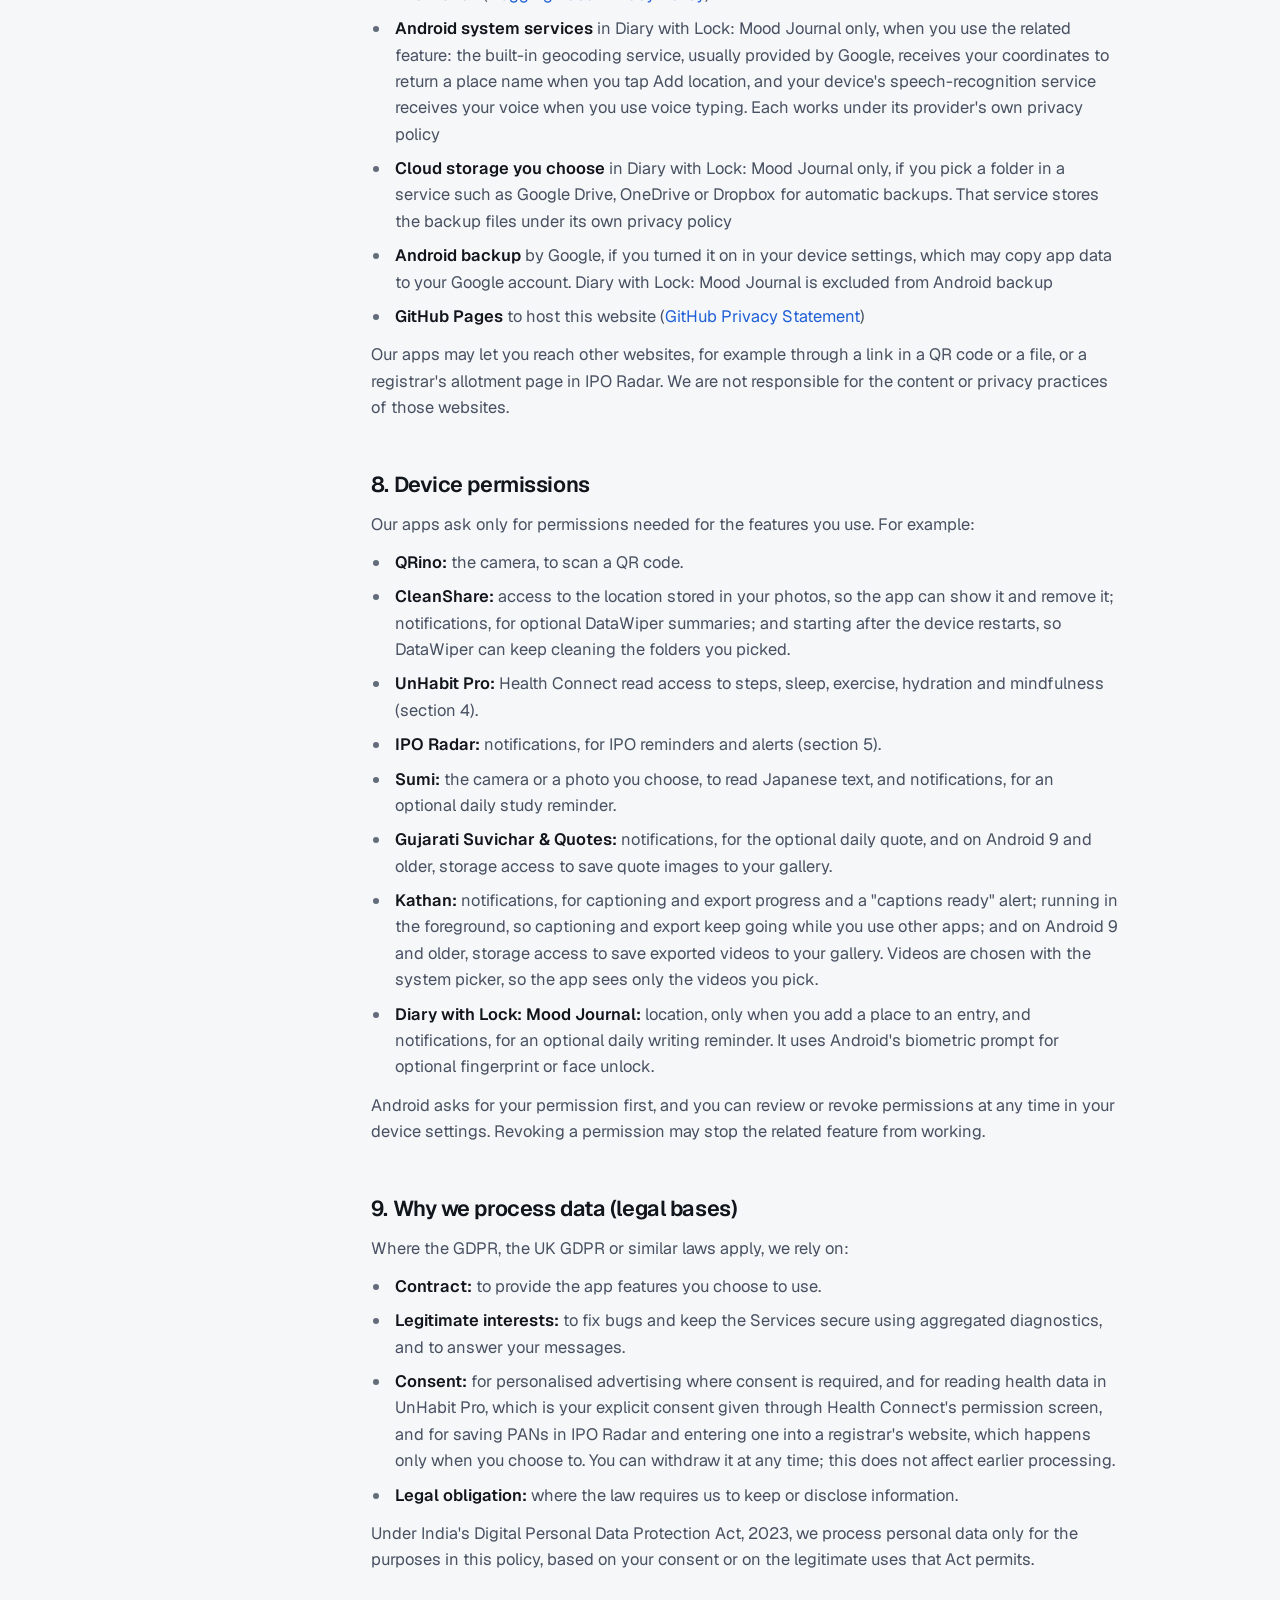
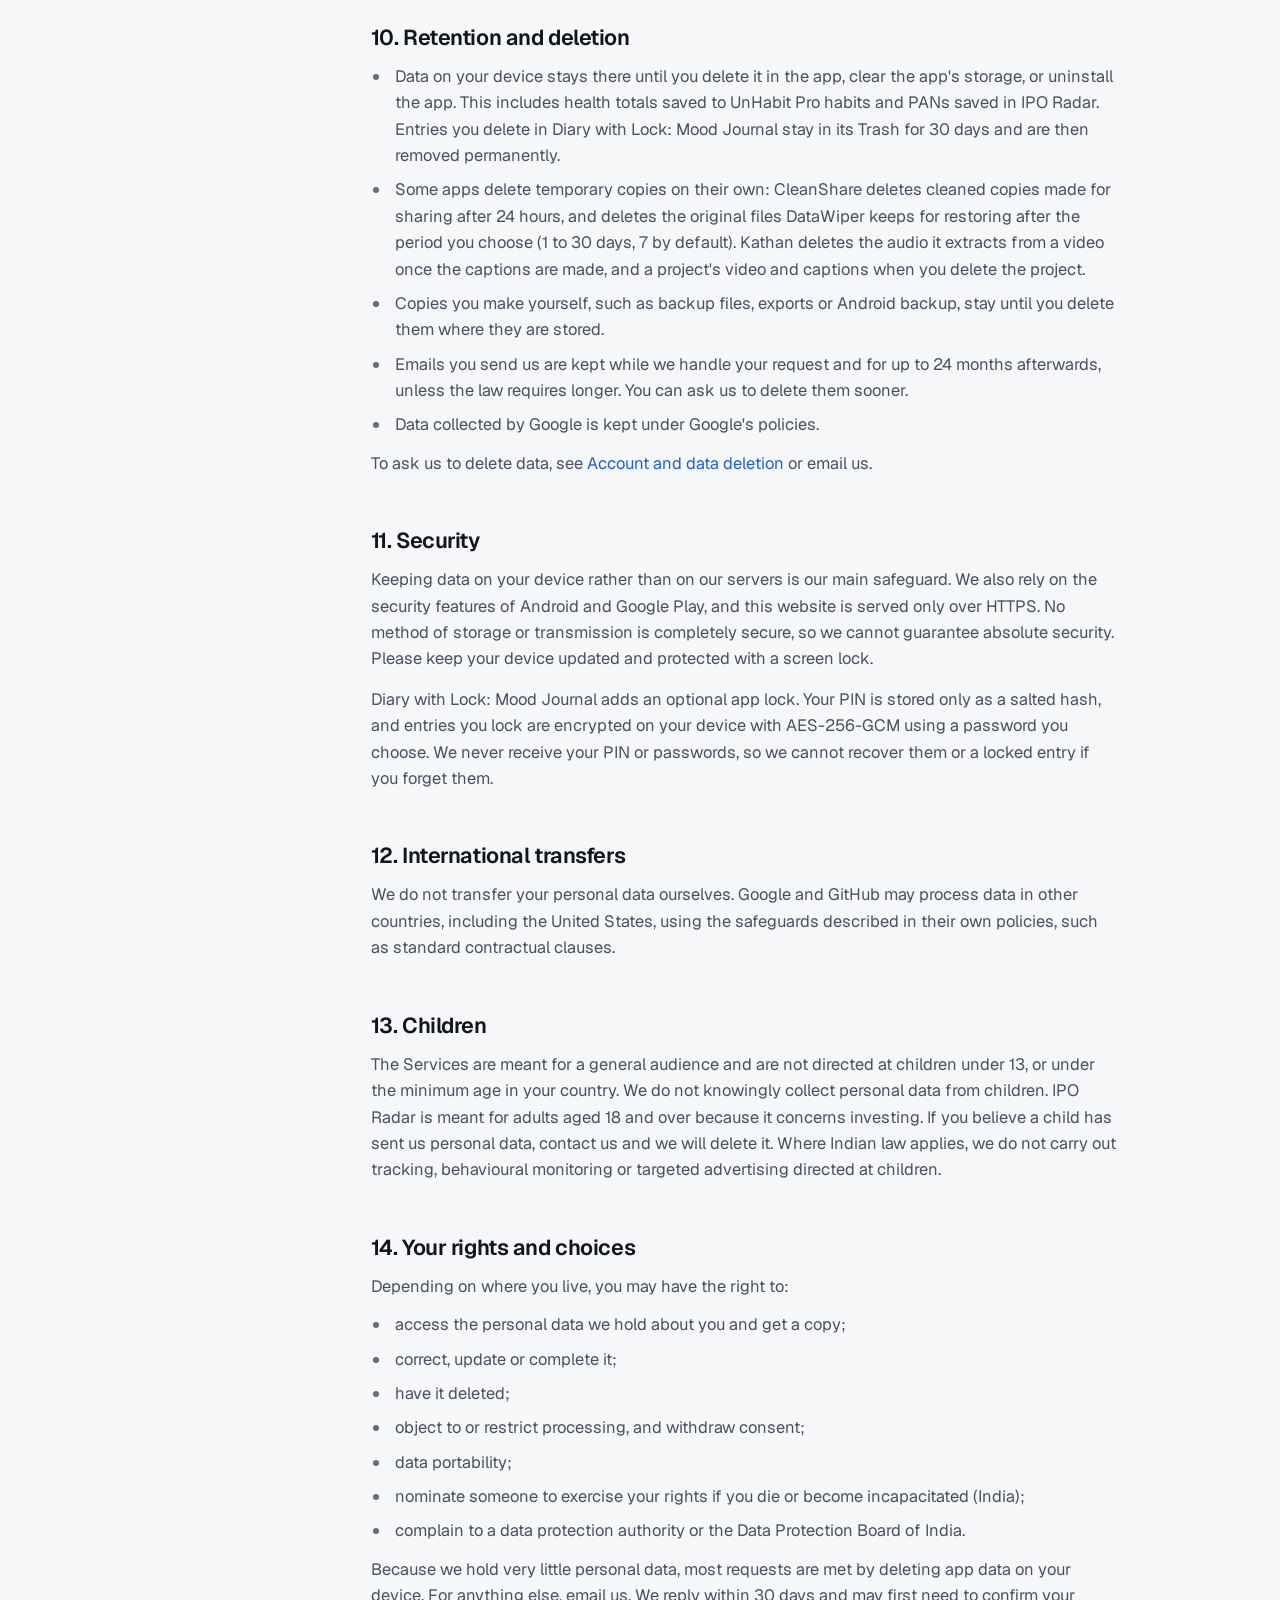
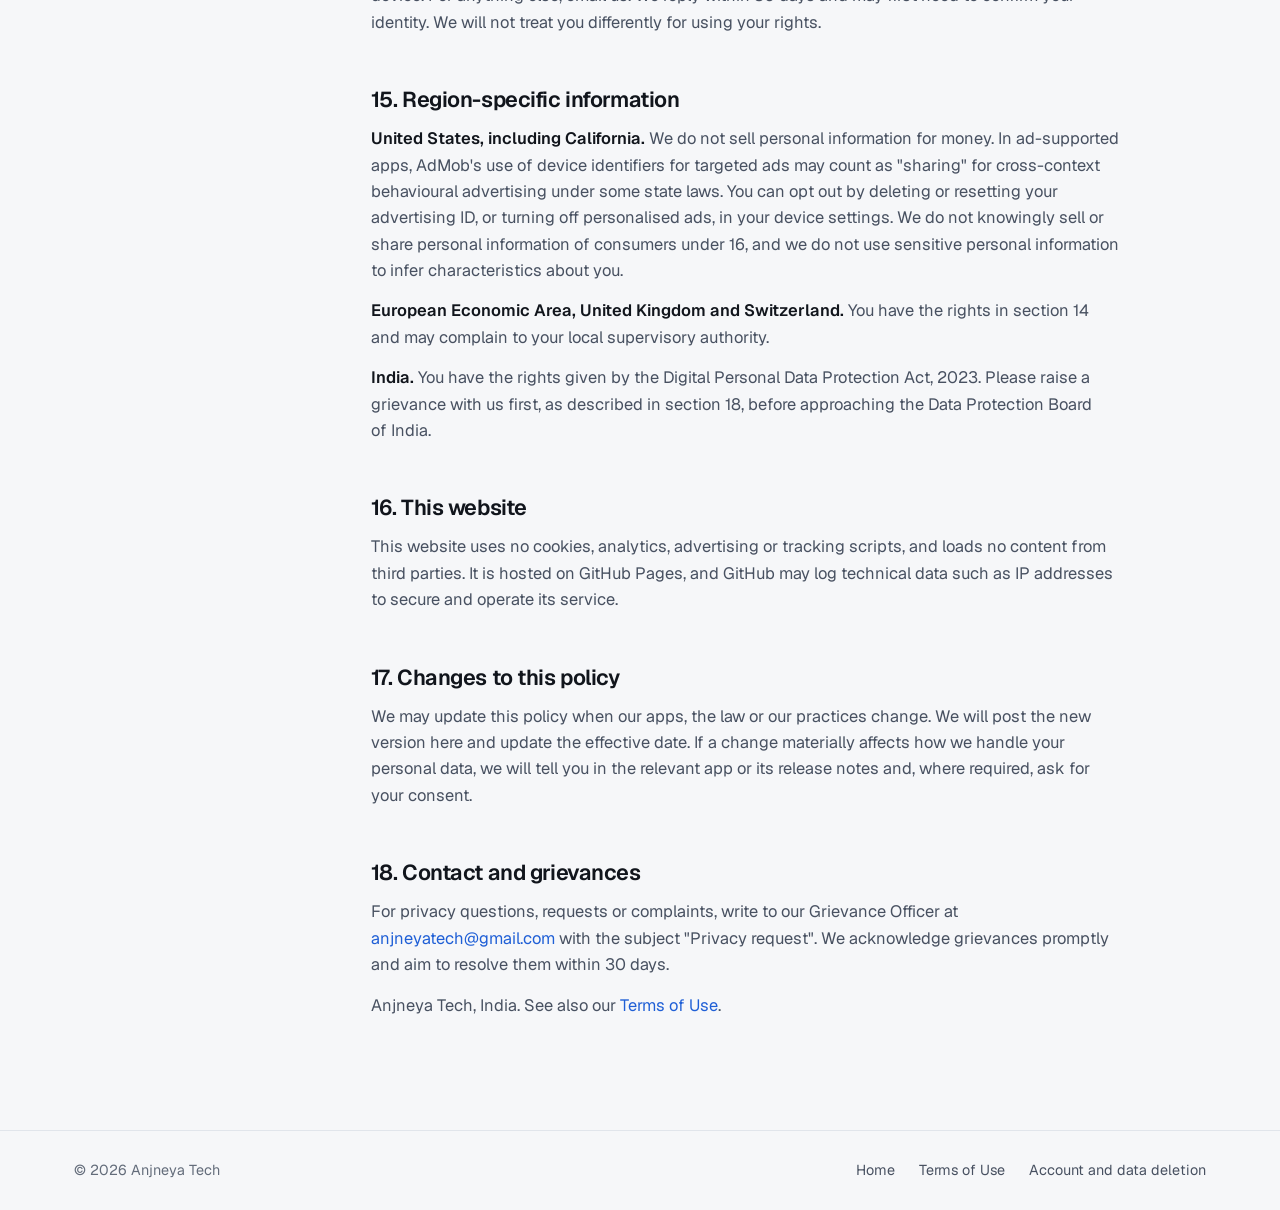
<file: privacy.html>
<!DOCTYPE html>
<html lang="en">
<head>
  <meta charset="UTF-8" />
  <meta name="viewport" content="width=device-width, initial-scale=1.0" />
  <meta http-equiv="Content-Security-Policy" content="default-src 'self'; script-src 'self'; style-src 'self'; img-src 'self' data:; font-src 'self'; connect-src 'none'; object-src 'none'; base-uri 'self'; form-action 'none'; upgrade-insecure-requests" />
  <meta name="referrer" content="strict-origin-when-cross-origin" />
  <title>Privacy Policy | Anjneya Tech</title>
  <meta name="description" content="How Anjneya Tech apps, games and website handle your information, and the choices you have." />
  <link rel="canonical" href="https://anjneyatech-official.github.io/privacy.html" />
  <meta property="og:type" content="website" />
  <meta property="og:site_name" content="Anjneya Tech" />
  <meta property="og:url" content="https://anjneyatech-official.github.io/privacy.html" />
  <meta property="og:image" content="https://anjneyatech-official.github.io/assets/og-image.jpg" />
  <meta name="twitter:card" content="summary_large_image" />
  <meta name="theme-color" content="#f6f7f9" media="(prefers-color-scheme: light)" />
  <meta name="theme-color" content="#0c0f14" media="(prefers-color-scheme: dark)" />
  <meta name="color-scheme" content="light dark" />
  <link rel="icon" type="image/png" sizes="48x48" href="assets/favicon-48.png" />
  <link rel="apple-touch-icon" href="assets/apple-touch-icon.png" />
  <link rel="preload" href="assets/fonts/Geist-Variable.woff2" as="font" type="font/woff2" crossorigin />
  <link rel="stylesheet" href="style.css" />
  <script src="main.js" defer></script>
</head>
<body>
  <a class="skip-link" href="#main">Skip to content</a>
  <header class="site-header">
    <div class="wrap header-row">
      <a href="index.html" class="brand" aria-label="Anjneya Tech home">
        <img src="assets/logo-96.png" width="32" height="32" alt="" />
        <span>Anjneya Tech</span>
      </a>
      <a class="btn btn-outline btn-sm" href="index.html#apps">Our apps</a>
    </div>
  </header>

  <main id="main" class="wrap legal">
    <header class="legal-head">
      <a href="index.html" class="back">← Back to home</a>
      <h1>Privacy Policy</h1>
      <p class="updated">Effective 25 November 2026</p>
      <div class="callout">
        <p><strong>In short:</strong> our apps process your files and data on your device. We do not run servers that receive your personal data, we do not sell personal data, and we do not create accounts. Some of our apps show ads through Google AdMob, which collects some device data; section 6 lists them and explains what is collected. UnHabit Pro can, if you choose, read health and fitness data from Health Connect on your device to complete your habits, as explained in section 4. That data is never sent to us. IPO Radar keeps the PAN numbers you save in encrypted storage on your device and enters one into a registrar's website only when you start an allotment check, as explained in section 5. Sumi recognises Japanese text in photos on your device with Google ML Kit, which sends Google limited technical data, as explained in section 7. Gujarati Suvichar &amp; Quotes downloads new public quotes from Gujarati Wikiquote and sends nothing about you, as explained in section 3. Diary with Lock: Mood Journal keeps your journal on your device and does not use the internet. It reads your location only when you choose to add a place to an entry, as explained in section 3. Kathan turns the speech in your videos into captions on your device and never uploads your videos; it downloads speech-recognition models from Hugging Face and shows ads, as explained in section 3.</p>
      </div>
    </header>

    <div class="legal-grid">
      <nav class="toc" aria-label="On this page">
        <details open>
          <summary>On this page</summary>
          <ol>
            <li><a href="#scope">Who we are</a></li>
            <li><a href="#collect">Information we collect</a></li>
            <li><a href="#apps">How each app handles data</a></li>
            <li><a href="#health">Health data (UnHabit Pro)</a></li>
            <li><a href="#iporadar">PANs and market data (IPO Radar)</a></li>
            <li><a href="#ads">Advertising</a></li>
            <li><a href="#third">Third-party services</a></li>
            <li><a href="#permissions">Device permissions</a></li>
            <li><a href="#legal">Legal bases</a></li>
            <li><a href="#retention">Retention and deletion</a></li>
            <li><a href="#security">Security</a></li>
            <li><a href="#transfers">International transfers</a></li>
            <li><a href="#children">Children</a></li>
            <li><a href="#rights">Your rights</a></li>
            <li><a href="#regional">Regional information</a></li>
            <li><a href="#website">This website</a></li>
            <li><a href="#changes">Changes</a></li>
            <li><a href="#contact">Contact and grievances</a></li>
          </ol>
        </details>
      </nav>

      <article class="legal-body">
        <section id="scope">
          <h2>1. Who we are and what this covers</h2>
          <p>Anjneya Tech ("we", "us", "our") is an independent developer of mobile apps and games based in India. This policy applies to our apps and games on Google Play (OpenAny, QRino, CleanShare, OneCalc, Chess Clock Pro, AdLens, UnHabit Pro and its Wear OS companion, Inkroad, Loop The Loop, Slide Out, Color Escape, IPO Radar, Sumi, Gujarati Suvichar &amp; Quotes, Diary with Lock: Mood Journal and Kathan), to any future app that links to it, and to this website (together, the "Services").</p>
          <p>Anjneya Tech is the data controller, or "data fiduciary" under Indian law, for the limited personal data described here. Google acts as an independent controller for the data it collects through Google Play, Google Sign-In, Google AdMob and Google ML Kit.</p>
        </section>

        <section id="collect">
          <h2>2. Information we collect</h2>
          <p><strong>Content on your device.</strong> Files you open, photos you clean, QR codes you scan or create, calculations, habits and check-ins, study progress, favourite quotes, journal entries and their photos, videos you caption and their captions, settings and game progress are processed and stored on your device. We do not receive, upload or store this content.</p>
          <p><strong>Health and fitness data (UnHabit Pro only).</strong> If you link a habit to Health Connect, UnHabit Pro accesses and reads your daily totals of steps, sleep, exercise, hydration and mindfulness, as you choose. The app uses this data only to complete your habits, stores the totals on your device as part of your habit history, and never sends it to us or anyone else. See section 4.</p>
          <p><strong>PAN numbers (IPO Radar only).</strong> If you save Permanent Account Numbers (PANs) for yourself or family members to check IPO allotments, IPO Radar stores them, with the names and relations you enter, in encrypted storage on your device. They are entered into a registrar's or exchange's website only when you start an allotment check, and are never sent to us. See section 5.</p>
          <p><strong>Messages you send us.</strong> If you email us, we receive your email address and anything you include. We use it only to reply and to keep a record of the conversation.</p>
          <p><strong>Diagnostics from Google Play.</strong> If you allow your device to share usage and diagnostics data with Google, Google Play may give us aggregated crash and performance reports (Android vitals). These help us fix bugs and do not identify you to us.</p>
          <p><strong>ML Kit diagnostics (Sumi on Android, and Kathan).</strong> Sumi's Camera lookup and Kathan's caption translation use Google ML Kit, which sends Google anonymous technical data about the device and the app. We never receive it. See section 7.</p>
          <p><strong>Advertising data.</strong> In ad-supported apps, Google AdMob collects certain device data to show and measure ads. We do not receive this data in a form that identifies you. See section 6.</p>
          <p>Apart from the optional Health Connect access in UnHabit Pro and the PANs you choose to save in IPO Radar, both described above, the optional location in Diary with Lock: Mood Journal, and the location stored inside photos and videos that CleanShare reads only to show it to you and remove it, all described in section 3, our apps do not access sensitive personal data such as health, financial account, government identifier, biometric or precise location data. We never receive any of it. Fingerprint or face unlock in Diary with Lock: Mood Journal is handled by Android: the app only learns whether unlocking succeeded and never receives biometric data. Values you type into calculators, such as loan amounts or body measurements, stay on your device.</p>
        </section>

        <section id="apps">
          <h2>3. How each app handles data</h2>
          <div class="table-wrap">
            <table>
              <thead><tr><th scope="col">App</th><th scope="col">Ads</th><th scope="col">Data handling</th></tr></thead>
              <tbody>
                <tr id="openany"><th scope="row">OpenAny</th><td>No</td><td>Files are opened and shown on the device. If you open a file from a cloud provider such as Google Drive, that provider's terms and privacy policy apply to that connection.</td></tr>
                <tr id="qrino"><th scope="row">QRino</th><td>No</td><td>Codes are scanned and generated on the device, and history is stored locally. A link inside a scanned code leads to a third-party website we do not control.</td></tr>
                <tr id="cleanshare"><th scope="row">CleanShare</th><td>No</td><td>No account and no analytics, and the app does not request internet access. Photos, videos, audio and documents you choose are read and cleaned on the device, including any location stored inside them, which the app shows you only so you can remove it. Cleaned copies made for sharing are kept in the app's private storage and deleted after 24 hours. If you turn on DataWiper, the app cleans new files in folders you pick, in the background and after the device restarts. It keeps a copy of each original file and a history of cleaned file names in its private storage, so you can restore a file for the period you choose (1 to 30 days, 7 by default); the copies are then deleted. App data is excluded from Android backup and device-to-device transfer. Files leave the device only when you share or save them, to the app or folder you pick.</td></tr>
                <tr id="onecalc"><th scope="row">OneCalc</th><td>No</td><td>Inputs and results stay on the device.</td></tr>
                <tr id="chess-clock-pro"><th scope="row">Chess Clock Pro</th><td>No</td><td>Settings and presets stay on the device.</td></tr>
                <tr id="adlens"><th scope="row">AdLens</th><td>Yes</td><td>You sign in with Google so the app can read your own AdMob reports through Google's APIs. Reports, settings and sign-in tokens stay on your device and are not sent to us. See <a href="delete-account.html">Account and data deletion</a>.</td></tr>
                <tr id="unhabit-pro"><th scope="row">UnHabit Pro</th><td>No</td><td>Habits, check-ins, notes and settings stay on the device. The app does not request internet access. Optional, read-only Health Connect access fills in linked habits (see section 4). Data leaves the device only through copies you choose to make: Android backup, backup or sync folders you pick, exports, and a paired Wear OS watch, which receives only today's habit names, colours and done status.</td></tr>
                <tr id="inkroad"><th scope="row">Inkroad</th><td>No</td><td>Game progress stays on the device.</td></tr>
                <tr id="loop-the-loop"><th scope="row">Loop The Loop</th><td>Yes</td><td>Game progress stays on the device. Ads by Google AdMob.</td></tr>
                <tr id="slide-out"><th scope="row">Slide Out</th><td>Yes</td><td>Game progress stays on the device. Ads by Google AdMob.</td></tr>
                <tr id="color-escape"><th scope="row">Color Escape</th><td>Yes</td><td>Game progress stays on the device. Ads by Google AdMob.</td></tr>
                <tr id="ipo-radar"><th scope="row">IPO Radar</th><td>No</td><td>Watchlist, IPO applications, alerts and settings stay on the device, and saved PANs are kept in encrypted storage. The app downloads public market data directly from the sources listed in section 5, sends nothing about you, and has no analytics. A PAN is entered into a registrar's or exchange's website only when you start an allotment check (section 5).</td></tr>
                <tr id="sumi"><th scope="row">Sumi</th><td>No</td><td>Decks, study progress, review history, notes and settings stay on the device. Camera lookup reads Japanese text from a photo you take or choose: recognition runs on the device, and photos are not uploaded or stored. On Android this uses Google ML Kit, which sends Google limited technical data (section 7). Pronunciation uses your device's text-to-speech, reminders are scheduled on the device, and the app reads the clipboard only when you tap Paste. Data leaves the device only through copies you choose to make: Android backup, the optional weekly backup file, and backups or files you export or share.</td></tr>
                <tr id="gujarati-suvichar-and-quotes"><th scope="row">Gujarati Suvichar &amp; Quotes</th><td>No</td><td>No account and no analytics. Favourites, recent searches, hidden quotes and settings stay on the device. The app uses the internet only to download new public quotes from Gujarati Wikiquote (gu.wikiquote.org, run by the Wikimedia Foundation), about once a day; it sends nothing about you, and you can turn this off or limit it to Wi-Fi in Settings. The daily quote notification and the home-screen widget are prepared on the device. Quote images and text leave the app only when you tap Share or Save, to the app you pick or to your gallery. Data leaves the device otherwise only through Android backup.</td></tr>
                <tr id="diary-with-lock-mood-journal"><th scope="row">Diary with Lock: Mood Journal</th><td>No</td><td>No account and no analytics, and the app does not request internet access. Journal entries, moods, activities, tags, photos, countdowns and settings stay on the device and are excluded from Android backup and device-to-device transfer. If you tap Add location, the app reads your device's location and asks Android's built-in geocoding service (usually provided by Google) for a place name; the place name and coordinates are saved with that entry on your device only. Voice typing uses your device's speech-recognition service, which processes the audio and returns only text to the app, and read-aloud uses your device's text-to-speech. Photos you add are taken with the system camera or chosen with the system photo picker, and are copied into the app's private storage. Reminders are local notifications, and home-screen widgets show your streak and recent entry titles, which are hidden while the app lock is on. Data leaves the device only through copies you choose to make: backup files, which you can protect with a password; automatic backups to a folder you pick, which may be in a cloud service such as Google Drive, OneDrive or Dropbox; and exports, postcards or text that you save or share.</td></tr>
                <tr id="kathan"><th scope="row">Kathan</th><td>Yes</td><td>No account. Videos you choose with the system picker are copied into the app's private storage, and the speech in them is turned into captions on the device by Kathan AI: your videos and audio are not uploaded or sent to us. The app needs the internet. It downloads the speech-recognition models you choose from Hugging Face (huggingface.co) and, if you translate captions, language packs through Google ML Kit, which translates on the device and sends Google limited technical data (section 7). Projects, captions, styles, fonts you import, coins and settings stay on the device. Coins are earned from rewarded ads or a daily bonus, are stored only on the device, have no cash value and cannot be bought. Ads by Google AdMob, with a consent choice where the law requires it (section 6). Exported videos are saved to your gallery (Movies, Kathan), and videos or subtitle files leave the app only when you share them, to the app you pick. Data leaves the device otherwise only through Android backup. You can delete any project from the home screen.</td></tr>
              </tbody>
            </table>
          </div>
          <p>Each app's row can be linked directly, for example <a href="#kathan">privacy.html#kathan</a>. The Data safety section of each Google Play listing gives Google's standard summary for that app. If an app changes how it handles data, we will update this policy and that listing.</p>
        </section>

        <section id="health">
          <h2>4. Health data (UnHabit Pro)</h2>
          <p>UnHabit Pro can complete a measurable habit automatically using data from Health Connect, Android's on-device store for health and fitness data. This is optional and off by default. No other Anjneya Tech app accesses health data.</p>
          <h3>What we access and why</h3>
          <div class="table-wrap">
            <table>
              <thead><tr><th scope="col">Health Connect permission</th><th scope="col">Data read</th><th scope="col">Used for</th></tr></thead>
              <tbody>
                <tr><th scope="row">Steps</th><td>Daily step total</td><td>Completing a habit such as "Walk 8,000 steps"</td></tr>
                <tr><th scope="row">Sleep</th><td>Total sleep minutes, counted for the day the sleep ends</td><td>Completing a sleep habit</td></tr>
                <tr><th scope="row">Exercise</th><td>Total exercise minutes for the day</td><td>Completing an exercise habit</td></tr>
                <tr><th scope="row">Hydration</th><td>Total water in millilitres for the day</td><td>Completing a water habit</td></tr>
                <tr><th scope="row">Mindfulness</th><td>Total mindfulness minutes for the day, where Health Connect supports it</td><td>Completing a meditation habit</td></tr>
                <tr><th scope="row">Read health data in the background</th><td>The same daily totals, while the app is closed</td><td>Keeping widgets, tiles and reminders up to date. Requested only where supported</td></tr>
              </tbody>
            </table>
          </div>
          <h3>How it is collected, used and stored</h3>
          <ul>
            <li>The app asks for a permission only when you link that type of data to a habit. You can decline, and the habit stays manual.</li>
            <li>Access is read-only. The app never writes, changes or deletes data in Health Connect.</li>
            <li>The app reads only daily totals for today and yesterday, about once an hour and when the app starts. It does not read individual records, heart rate, location or any other health data type.</li>
            <li>Each total is saved on your device as that habit's value for the day, as if you had typed it. A day you marked as skipped or failed is never overwritten.</li>
            <li>UnHabit Pro has no internet permission, no ads and no analytics. Health data is never sent to us or to any third party. It is never sold, and never used for advertising, profiling, credit or insurance decisions, or any purpose other than filling in your linked habits.</li>
            <li>Saved values become part of your habit history. They are included in copies that you choose to make, such as Android backup, backup or sync folders and exports, like values you enter by hand. Health values are never sent to your watch.</li>
          </ul>
          <h3>Your control</h3>
          <p>You can revoke access at any time in Health Connect's settings, or set the habit back to manual. When no habit uses Health Connect, the app gives back its permissions. Values already logged stay in your habit history until you edit or delete them, clear the app's storage or uninstall the app.</p>
          <p><strong>The use of information received from Health Connect will adhere to the Health Connect Permissions policy, including the Limited Use requirements.</strong></p>
        </section>

        <section id="iporadar">
          <h2>5. PANs, allotment checks and market data (IPO Radar)</h2>
          <p>IPO Radar shows information about Indian initial public offerings (IPOs) and helps you check whether you were allotted shares. It has no account, no server, no ads and no analytics.</p>
          <h3>PAN numbers</h3>
          <ul>
            <li>Saving a PAN is optional. You need it only for the allotment-check feature.</li>
            <li>PANs, with the names and relations you enter, are stored in Android's encrypted storage on your device. They are excluded from Android backup and device-to-device transfer, and from the backups you export from the app.</li>
            <li>When you tap "Check allotment", IPO Radar opens the official allotment page of the IPO's registrar or of a stock exchange inside the app, for example KFin Technologies, MUFG Intime India, Bigshare Services, Skyline Financial Services, Cameo Corporate Services, Purva Sharegistry, Maashitla Securities, Integrated Registry, BSE or NSE, and fills in the PAN you selected. The PAN goes only to that website, only when you start the check, and that website's own privacy policy and terms apply. We never receive it.</li>
            <li>You can edit or delete a saved PAN at any time in Manage PANs, or remove all of them by clearing the app's storage or uninstalling the app.</li>
          </ul>
          <h3>Market data and logos</h3>
          <p>To show IPO details, grey-market premium (GMP), subscription figures, dates and news, your device requests public pages and data directly from sources including NSE India (nseindia.com), ipowatch.in and Google News. Company logos are loaded from Google's public website-icon service. These requests contain no personal data about you, but, as with visiting any website, those services receive your device's IP address and standard technical information such as the browser type.</p>
          <h3>Notifications and background refresh</h3>
          <p>If you allow notifications, IPO Radar reminds you of dates for IPOs you watch and alerts you when the grey-market premium changes or a new IPO is announced. To do this it checks public market data on your device about every two hours, using Android's background work scheduler. Nothing about you is sent during these checks, and alerts are stored only on your device.</p>
          <h3>Sharing</h3>
          <p>Exporting your applications as a CSV file, sharing an IPO summary or exporting a backup happens only when you choose to, through Android's share sheet, to the app you pick. Exported backups never contain PAN numbers.</p>
          <h3>Information, not advice</h3>
          <p>IPO Radar is not a broker and does not place bids, hold money or process payments. It is not affiliated with SEBI, NSE, BSE or any registrar. See our <a href="terms.html#notices">Terms of Use</a>.</p>
        </section>

        <section id="ads">
          <h2>6. Advertising</h2>
          <p>AdLens, Loop The Loop, Slide Out, Color Escape and Kathan show ads served by Google AdMob. Kathan also offers optional rewarded ads, which you choose to watch in exchange for in-app coins. To show, measure and cap ads and to prevent fraud, AdMob may collect device identifiers (such as the Android advertising ID), IP address, approximate location derived from the IP address, device and app information, and ad interactions. Google handles this data under its own policies: <a href="https://policies.google.com/technologies/partner-sites" target="_blank" rel="noopener noreferrer">how Google uses information from apps that use its services</a> and the <a href="https://policies.google.com/privacy" target="_blank" rel="noopener noreferrer">Google Privacy Policy</a>.</p>
          <p>Where the law requires it, for example in the European Economic Area, the United Kingdom and Switzerland, ads are served in line with Google's EU User Consent Policy and you can choose whether to allow personalised ads. Anywhere, you can reset or delete your advertising ID, or opt out of personalised ads, in your device settings (usually Settings, Google, Ads, or Settings, Privacy, Ads).</p>
          <p>We publish an <a href="app-ads.txt">app-ads.txt</a> file so that ads are sold only through sellers we have authorised. We do not choose or control individual ads. If you see one that seems inappropriate, tell us and we will report or block it.</p>
        </section>

        <section id="third">
          <h2>7. Third-party services</h2>
          <p>We use only these third-party services, each under its own privacy policy:</p>
          <ul>
            <li><strong>Google Play</strong> for distribution, updates, crash reports and in-app review prompts (<a href="https://policies.google.com/privacy" target="_blank" rel="noopener noreferrer">Google Privacy Policy</a>)</li>
            <li><strong>Google AdMob</strong> for ads in ad-supported apps (<a href="https://policies.google.com/technologies/ads" target="_blank" rel="noopener noreferrer">how Google uses advertising data</a>)</li>
            <li><strong>Google Sign-In and the AdMob API</strong> in AdLens only</li>
            <li><strong>Health Connect</strong> in UnHabit Pro only, if you link a habit to it. It runs on your device and the data it holds is managed in Health Connect itself</li>
            <li><strong>Google Play services (Wear OS Data Layer)</strong> in UnHabit Pro only, if you use the watch app. It connects your phone and paired watch and may relay data through Google's servers when they are not near each other</li>
            <li><strong>Public market data sources</strong> in IPO Radar only: NSE India, ipowatch.in, Google News and Google's website-icon service, which your device contacts directly to load public IPO data, news and company logos (section 5)</li>
            <li><strong>Registrar and exchange websites</strong> in IPO Radar only, such as KFin Technologies, MUFG Intime India, Bigshare Services, BSE and NSE, which you open to check allotment and which receive the PAN you select (section 5)</li>
            <li><strong>Gujarati Wikiquote</strong> (gu.wikiquote.org, run by the Wikimedia Foundation) in Gujarati Suvichar &amp; Quotes only, which your device contacts directly to download new public quotes. The requests contain no personal data about you, but, as with visiting any website, Wikimedia receives your device's IP address and standard technical information (<a href="https://foundation.wikimedia.org/wiki/Policy:Privacy_policy" target="_blank" rel="noopener noreferrer">Wikimedia Privacy Policy</a>)</li>
            <li><strong>Google ML Kit</strong> in Sumi, on Android, for on-device text recognition in Camera lookup, and in Kathan, for on-device caption translation and its downloadable language packs. Photos, captions and recognised or translated text stay on your device. ML Kit sends Google device information (such as model and Android version), app information (package name and version), a per-installation identifier and diagnostic data (such as performance and error codes), encrypted in transit, for diagnostics and usage analytics. This cannot be switched off separately, and we never receive it. See Google's <a href="https://developers.google.com/ml-kit/android-data-disclosure" target="_blank" rel="noopener noreferrer">ML Kit data disclosure</a></li>
            <li><strong>Hugging Face</strong> (huggingface.co) in Kathan only, from which your device downloads the speech-recognition models you choose. The requests contain no personal data about you, but, as with visiting any website, Hugging Face receives your device's IP address and standard technical information (<a href="https://huggingface.co/privacy" target="_blank" rel="noopener noreferrer">Hugging Face Privacy Policy</a>)</li>
            <li><strong>Android system services</strong> in Diary with Lock: Mood Journal only, when you use the related feature: the built-in geocoding service, usually provided by Google, receives your coordinates to return a place name when you tap Add location, and your device's speech-recognition service receives your voice when you use voice typing. Each works under its provider's own privacy policy</li>
            <li><strong>Cloud storage you choose</strong> in Diary with Lock: Mood Journal only, if you pick a folder in a service such as Google Drive, OneDrive or Dropbox for automatic backups. That service stores the backup files under its own privacy policy</li>
            <li><strong>Android backup</strong> by Google, if you turned it on in your device settings, which may copy app data to your Google account. Diary with Lock: Mood Journal is excluded from Android backup</li>
            <li><strong>GitHub Pages</strong> to host this website (<a href="https://docs.github.com/en/site-policy/privacy-policies/github-general-privacy-statement" target="_blank" rel="noopener noreferrer">GitHub Privacy Statement</a>)</li>
          </ul>
          <p>Our apps may let you reach other websites, for example through a link in a QR code or a file, or a registrar's allotment page in IPO Radar. We are not responsible for the content or privacy practices of those websites.</p>
        </section>

        <section id="permissions">
          <h2>8. Device permissions</h2>
          <p>Our apps ask only for permissions needed for the features you use. For example:</p>
          <ul>
            <li><strong>QRino:</strong> the camera, to scan a QR code.</li>
            <li><strong>CleanShare:</strong> access to the location stored in your photos, so the app can show it and remove it; notifications, for optional DataWiper summaries; and starting after the device restarts, so DataWiper can keep cleaning the folders you picked.</li>
            <li><strong>UnHabit Pro:</strong> Health Connect read access to steps, sleep, exercise, hydration and mindfulness (section 4).</li>
            <li><strong>IPO Radar:</strong> notifications, for IPO reminders and alerts (section 5).</li>
            <li><strong>Sumi:</strong> the camera or a photo you choose, to read Japanese text, and notifications, for an optional daily study reminder.</li>
            <li><strong>Gujarati Suvichar &amp; Quotes:</strong> notifications, for the optional daily quote, and on Android 9 and older, storage access to save quote images to your gallery.</li>
            <li><strong>Kathan:</strong> notifications, for captioning and export progress and a "captions ready" alert; running in the foreground, so captioning and export keep going while you use other apps; and on Android 9 and older, storage access to save exported videos to your gallery. Videos are chosen with the system picker, so the app sees only the videos you pick.</li>
            <li><strong>Diary with Lock: Mood Journal:</strong> location, only when you add a place to an entry, and notifications, for an optional daily writing reminder. It uses Android's biometric prompt for optional fingerprint or face unlock.</li>
          </ul>
          <p>Android asks for your permission first, and you can review or revoke permissions at any time in your device settings. Revoking a permission may stop the related feature from working.</p>
        </section>

        <section id="legal">
          <h2>9. Why we process data (legal bases)</h2>
          <p>Where the GDPR, the UK GDPR or similar laws apply, we rely on:</p>
          <ul>
            <li><strong>Contract:</strong> to provide the app features you choose to use.</li>
            <li><strong>Legitimate interests:</strong> to fix bugs and keep the Services secure using aggregated diagnostics, and to answer your messages.</li>
            <li><strong>Consent:</strong> for personalised advertising where consent is required, and for reading health data in UnHabit Pro, which is your explicit consent given through Health Connect's permission screen, and for saving PANs in IPO Radar and entering one into a registrar's website, which happens only when you choose to. You can withdraw it at any time; this does not affect earlier processing.</li>
            <li><strong>Legal obligation:</strong> where the law requires us to keep or disclose information.</li>
          </ul>
          <p>Under India's Digital Personal Data Protection Act, 2023, we process personal data only for the purposes in this policy, based on your consent or on the legitimate uses that Act permits.</p>
        </section>

        <section id="retention">
          <h2>10. Retention and deletion</h2>
          <ul>
            <li>Data on your device stays there until you delete it in the app, clear the app's storage, or uninstall the app. This includes health totals saved to UnHabit Pro habits and PANs saved in IPO Radar. Entries you delete in Diary with Lock: Mood Journal stay in its Trash for 30 days and are then removed permanently.</li>
            <li>Some apps delete temporary copies on their own: CleanShare deletes cleaned copies made for sharing after 24 hours, and deletes the original files DataWiper keeps for restoring after the period you choose (1 to 30 days, 7 by default). Kathan deletes the audio it extracts from a video once the captions are made, and a project's video and captions when you delete the project.</li>
            <li>Copies you make yourself, such as backup files, exports or Android backup, stay until you delete them where they are stored.</li>
            <li>Emails you send us are kept while we handle your request and for up to 24 months afterwards, unless the law requires longer. You can ask us to delete them sooner.</li>
            <li>Data collected by Google is kept under Google's policies.</li>
          </ul>
          <p>To ask us to delete data, see <a href="delete-account.html">Account and data deletion</a> or email us.</p>
        </section>

        <section id="security">
          <h2>11. Security</h2>
          <p>Keeping data on your device rather than on our servers is our main safeguard. We also rely on the security features of Android and Google Play, and this website is served only over HTTPS. No method of storage or transmission is completely secure, so we cannot guarantee absolute security. Please keep your device updated and protected with a screen lock.</p>
          <p>Diary with Lock: Mood Journal adds an optional app lock. Your PIN is stored only as a salted hash, and entries you lock are encrypted on your device with AES-256-GCM using a password you choose. We never receive your PIN or passwords, so we cannot recover them or a locked entry if you forget them.</p>
        </section>

        <section id="transfers">
          <h2>12. International transfers</h2>
          <p>We do not transfer your personal data ourselves. Google and GitHub may process data in other countries, including the United States, using the safeguards described in their own policies, such as standard contractual clauses.</p>
        </section>

        <section id="children">
          <h2>13. Children</h2>
          <p>The Services are meant for a general audience and are not directed at children under 13, or under the minimum age in your country. We do not knowingly collect personal data from children. IPO Radar is meant for adults aged 18 and over because it concerns investing. If you believe a child has sent us personal data, contact us and we will delete it. Where Indian law applies, we do not carry out tracking, behavioural monitoring or targeted advertising directed at children.</p>
        </section>

        <section id="rights">
          <h2>14. Your rights and choices</h2>
          <p>Depending on where you live, you may have the right to:</p>
          <ul>
            <li>access the personal data we hold about you and get a copy;</li>
            <li>correct, update or complete it;</li>
            <li>have it deleted;</li>
            <li>object to or restrict processing, and withdraw consent;</li>
            <li>data portability;</li>
            <li>nominate someone to exercise your rights if you die or become incapacitated (India);</li>
            <li>complain to a data protection authority or the Data Protection Board of India.</li>
          </ul>
          <p>Because we hold very little personal data, most requests are met by deleting app data on your device. For anything else, email us. We reply within 30 days and may first need to confirm your identity. We will not treat you differently for using your rights.</p>
        </section>

        <section id="regional">
          <h2>15. Region-specific information</h2>
          <p><strong>United States, including California.</strong> We do not sell personal information for money. In ad-supported apps, AdMob's use of device identifiers for targeted ads may count as "sharing" for cross-context behavioural advertising under some state laws. You can opt out by deleting or resetting your advertising ID, or turning off personalised ads, in your device settings. We do not knowingly sell or share personal information of consumers under 16, and we do not use sensitive personal information to infer characteristics about you.</p>
          <p><strong>European Economic Area, United Kingdom and Switzerland.</strong> You have the rights in section 14 and may complain to your local supervisory authority.</p>
          <p><strong>India.</strong> You have the rights given by the Digital Personal Data Protection Act, 2023. Please raise a grievance with us first, as described in section 18, before approaching the Data Protection Board of India.</p>
        </section>

        <section id="website">
          <h2>16. This website</h2>
          <p>This website uses no cookies, analytics, advertising or tracking scripts, and loads no content from third parties. It is hosted on GitHub Pages, and GitHub may log technical data such as IP addresses to secure and operate its service.</p>
        </section>

        <section id="changes">
          <h2>17. Changes to this policy</h2>
          <p>We may update this policy when our apps, the law or our practices change. We will post the new version here and update the effective date. If a change materially affects how we handle your personal data, we will tell you in the relevant app or its release notes and, where required, ask for your consent.</p>
        </section>

        <section id="contact">
          <h2>18. Contact and grievances</h2>
          <p>For privacy questions, requests or complaints, write to our Grievance Officer at <a href="mailto:anjneyatech@gmail.com?subject=Privacy%20request">anjneyatech@gmail.com</a> with the subject "Privacy request". We acknowledge grievances promptly and aim to resolve them within 30 days.</p>
          <p>Anjneya Tech, India. See also our <a href="terms.html">Terms of Use</a>.</p>
        </section>
      </article>
    </div>
  </main>

  <footer class="site-footer">
    <div class="wrap footer-row">
      <p>© 2026 Anjneya Tech</p>
      <nav aria-label="Legal">
        <a href="index.html">Home</a>
        <a href="terms.html">Terms of Use</a>
        <a href="delete-account.html">Account and data deletion</a>
      </nav>
    </div>
  </footer>
</body>
</html>
</file>
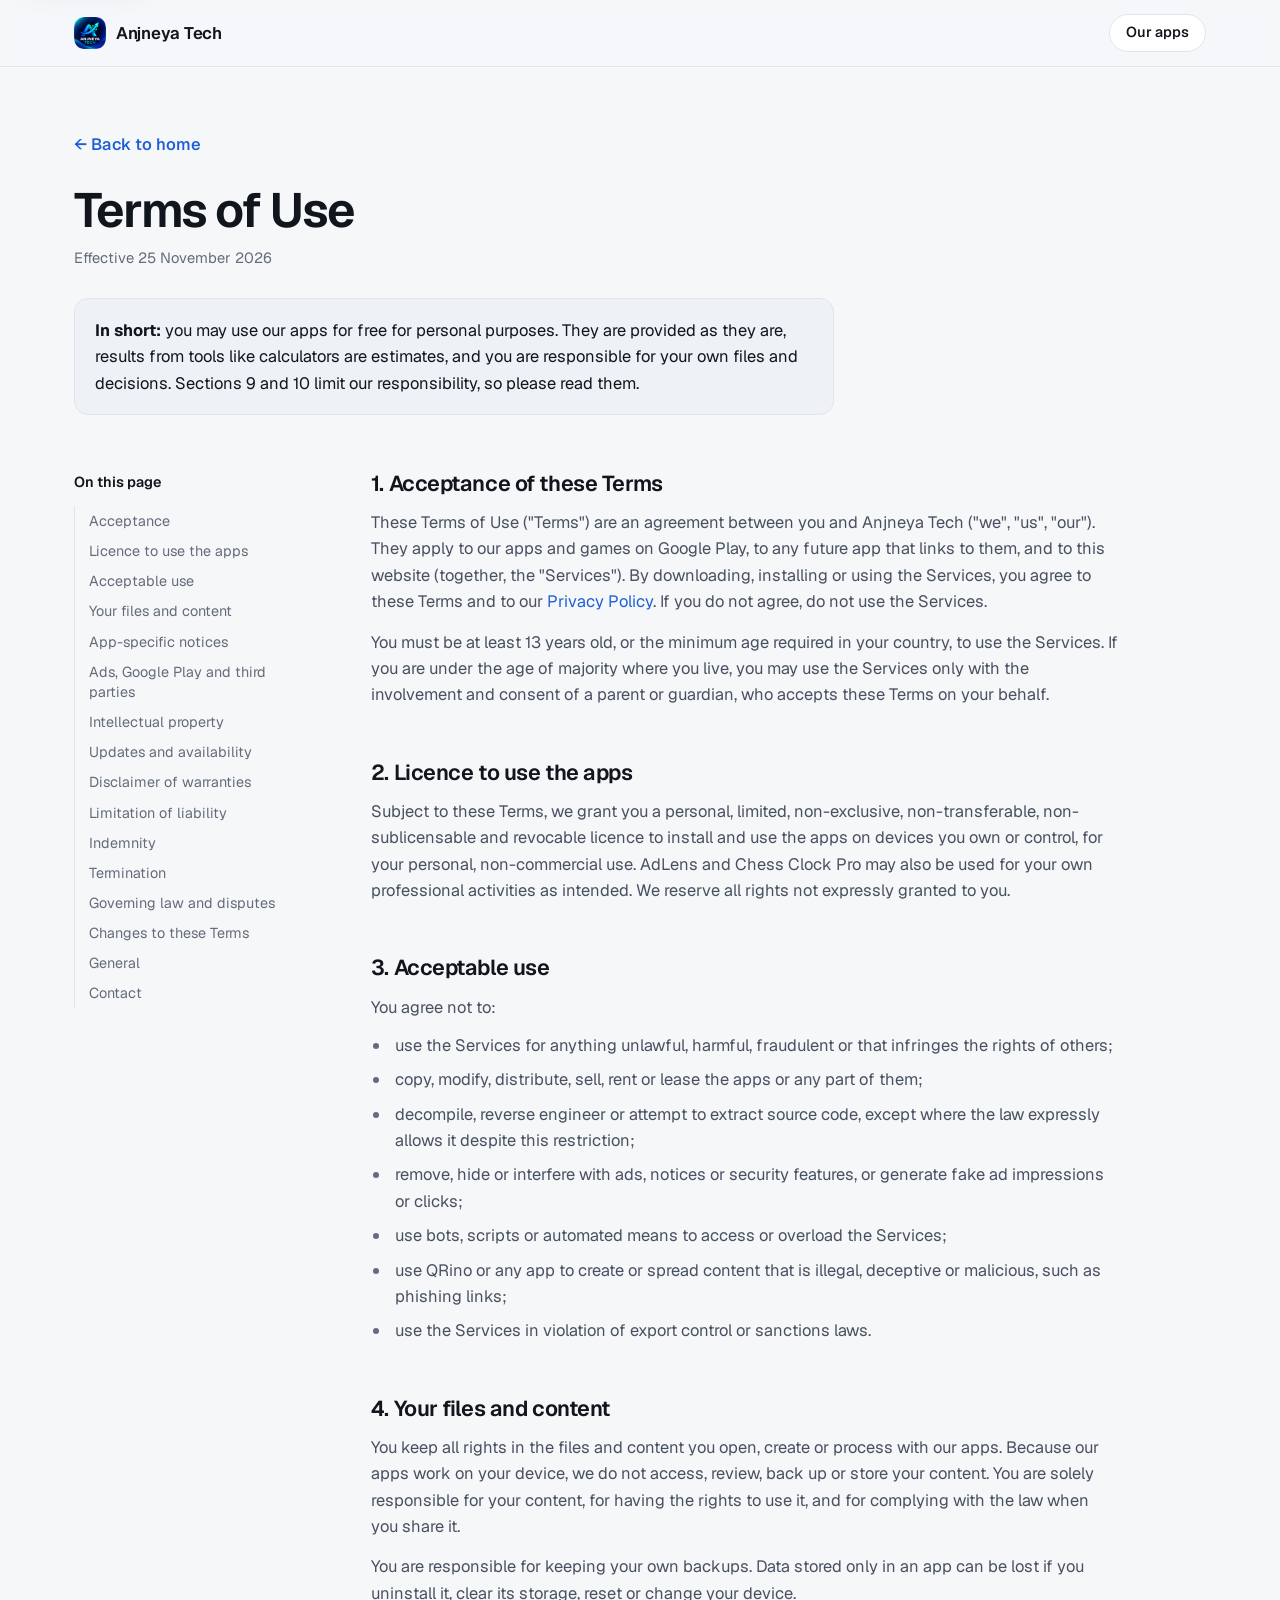
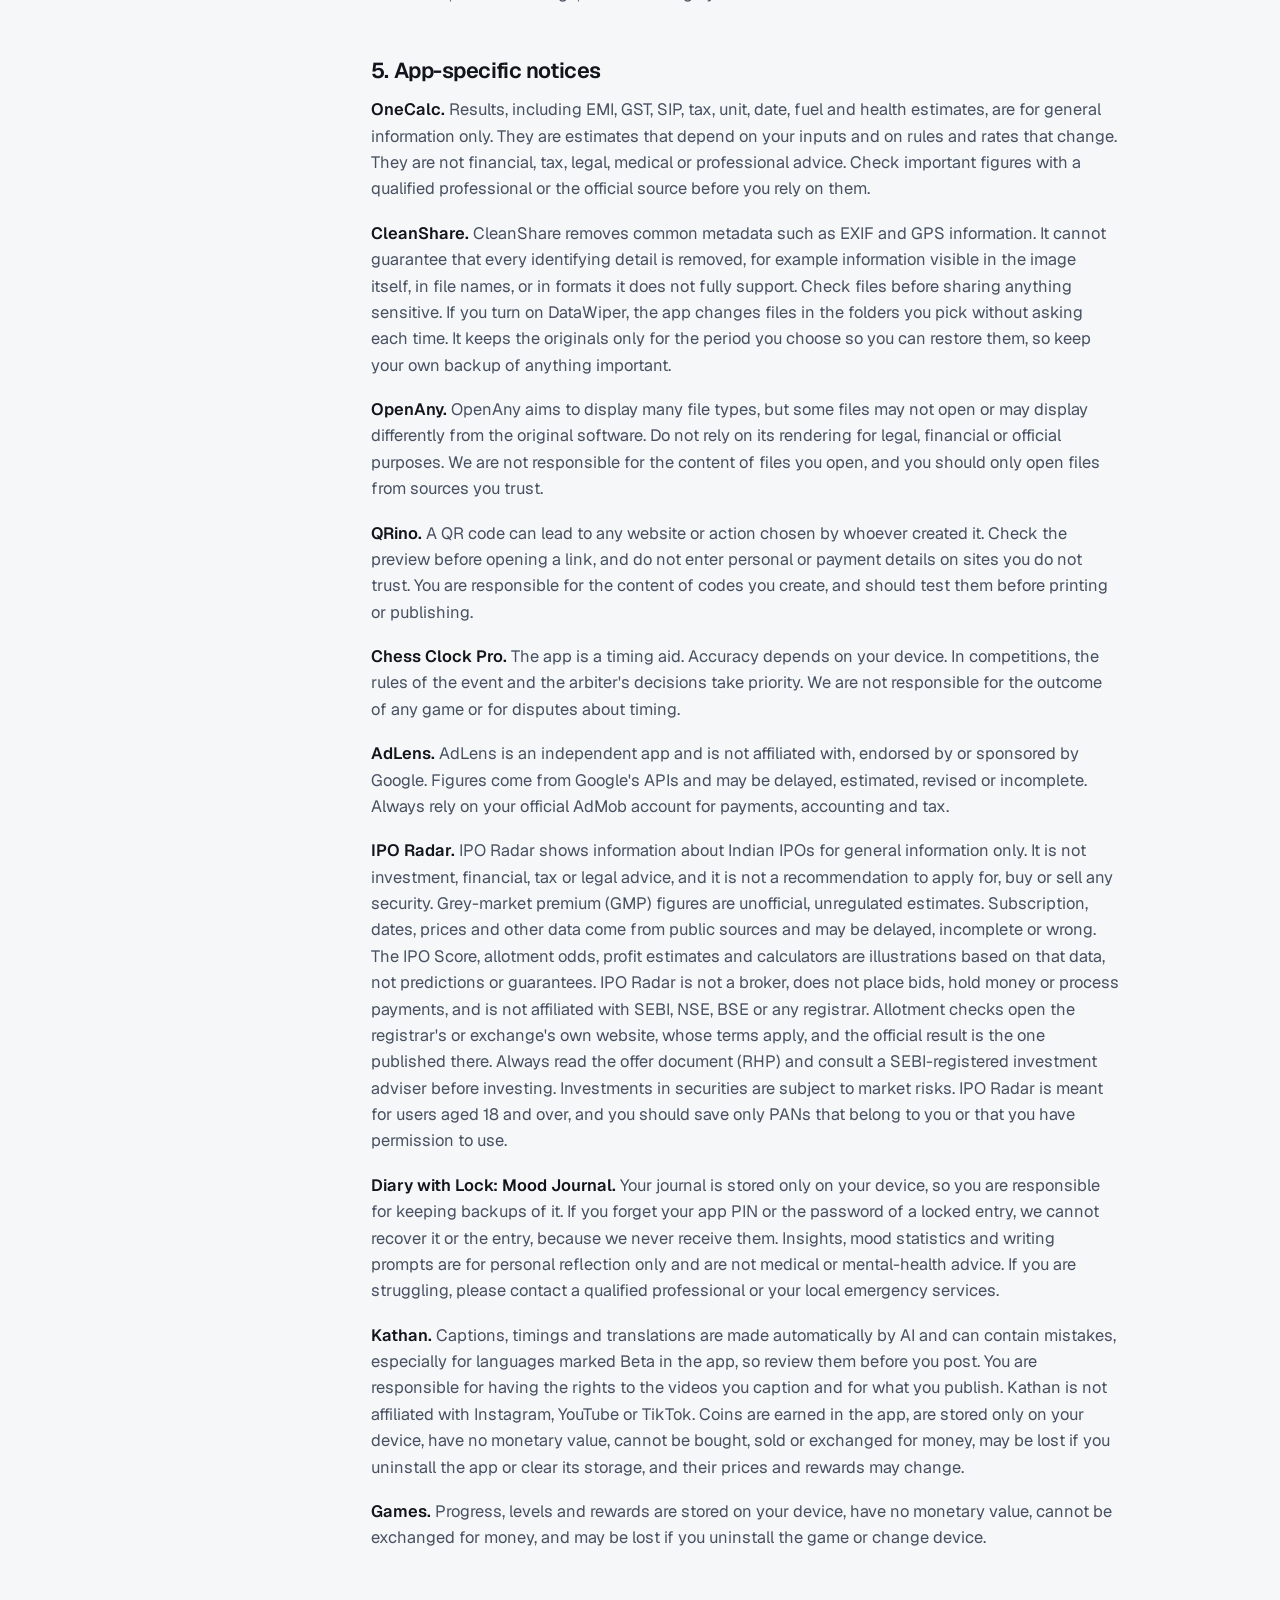
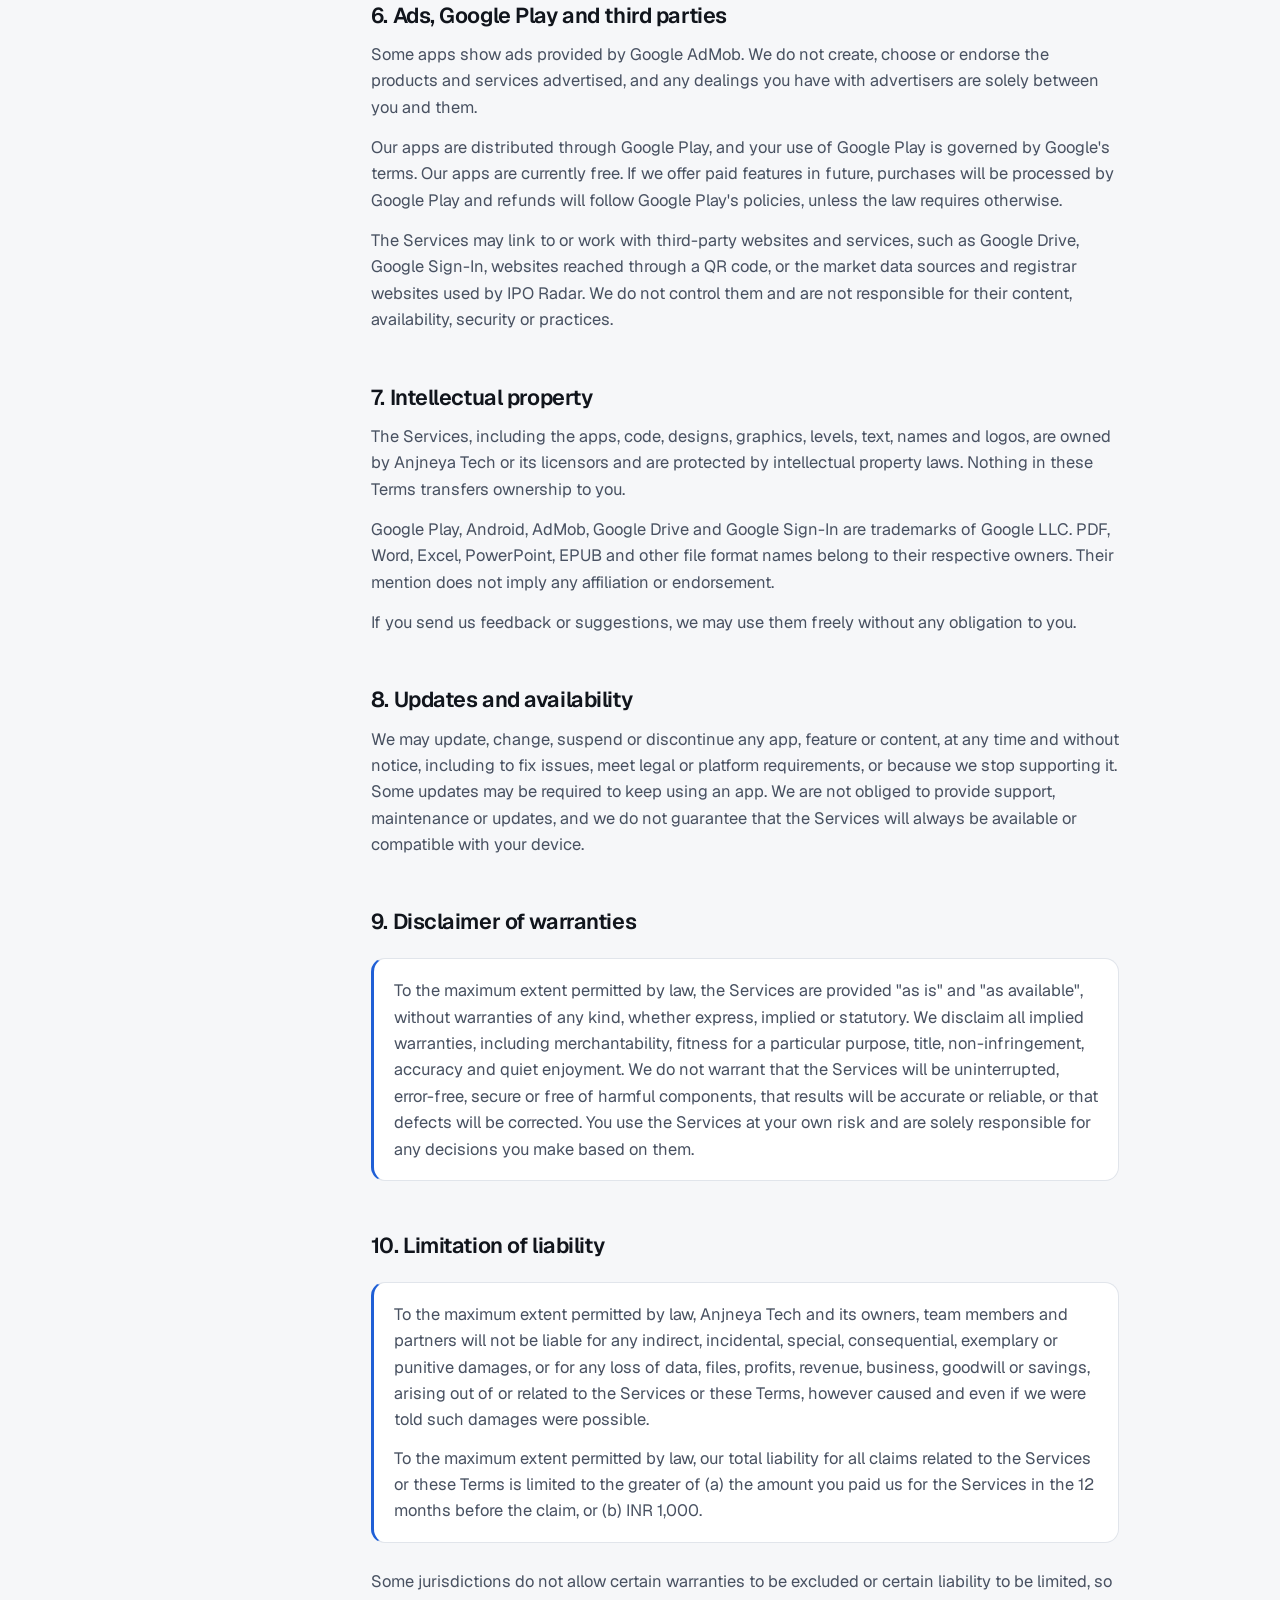
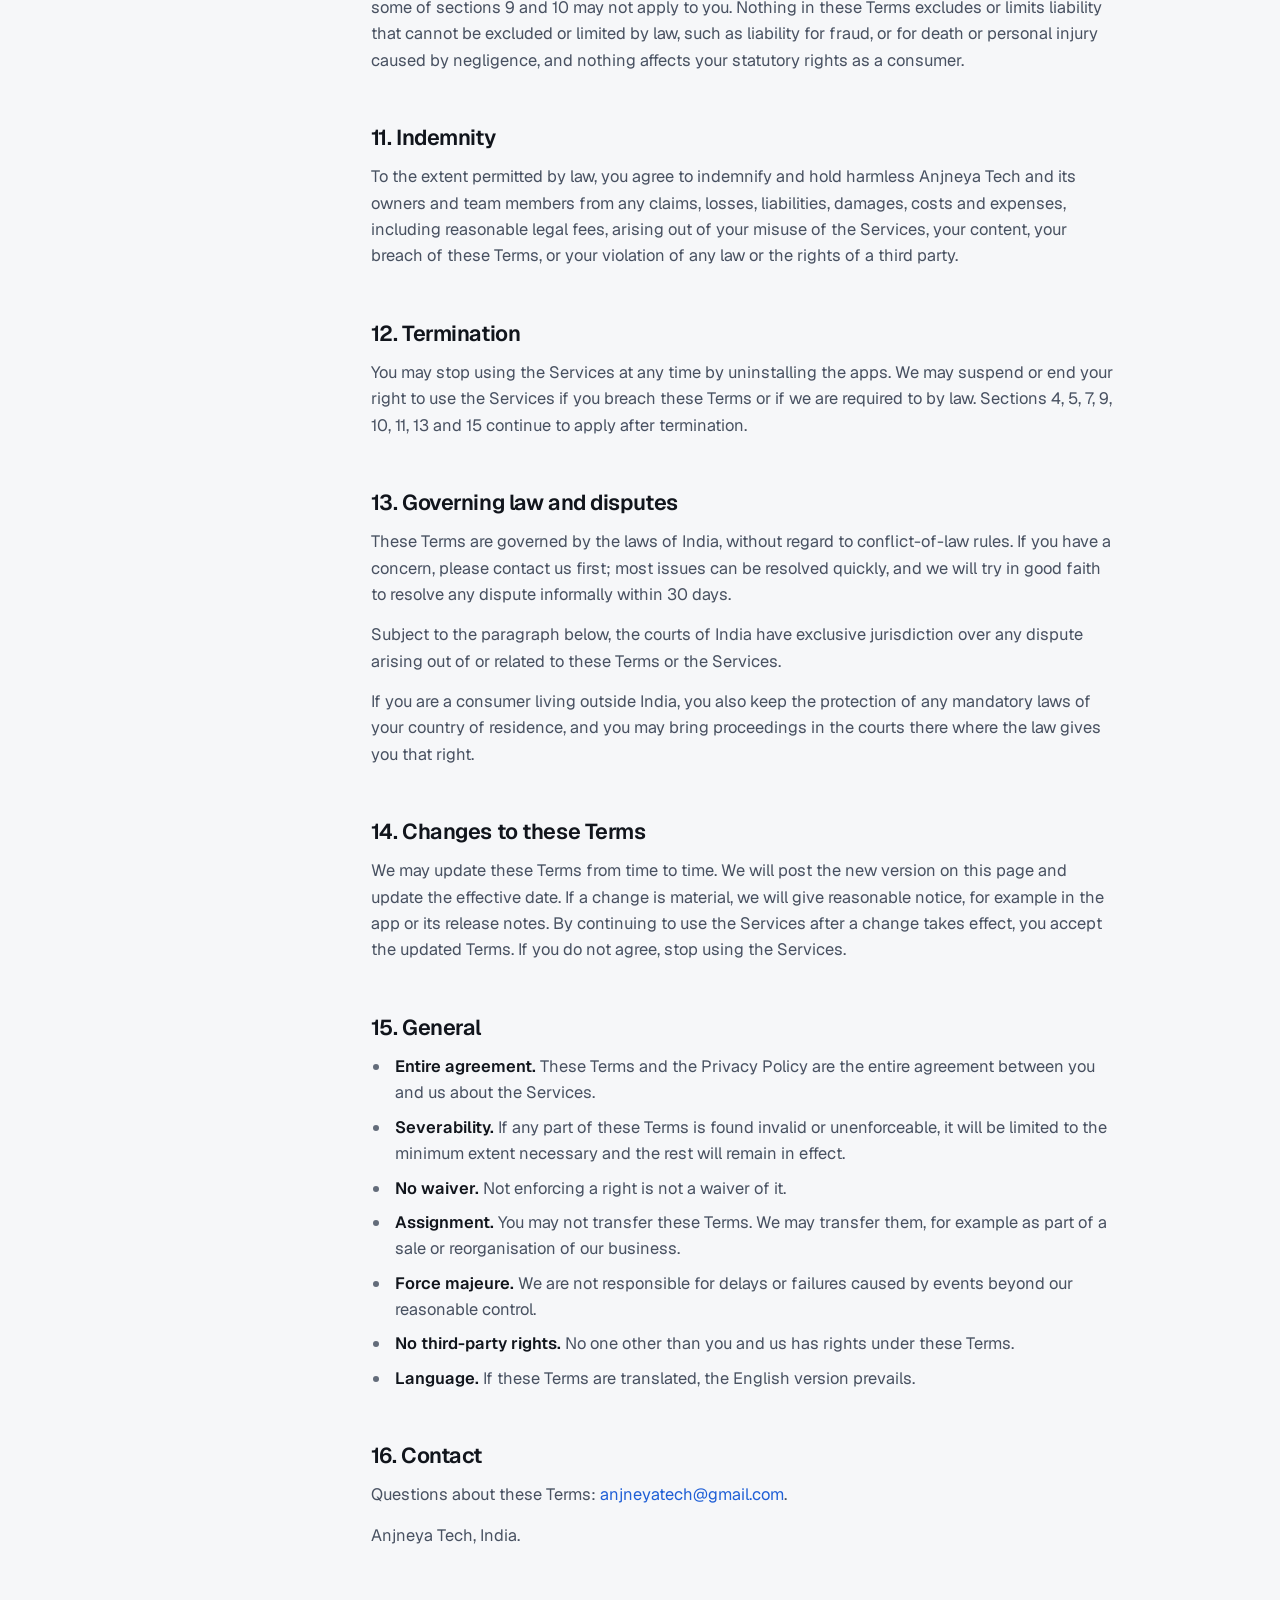
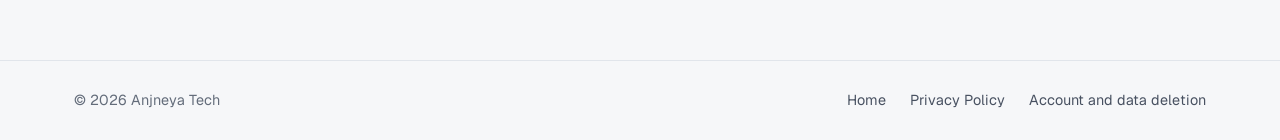
<file: terms.html>
<!DOCTYPE html>
<html lang="en">
<head>
  <meta charset="UTF-8" />
  <meta name="viewport" content="width=device-width, initial-scale=1.0" />
  <meta http-equiv="Content-Security-Policy" content="default-src 'self'; script-src 'self'; style-src 'self'; img-src 'self' data:; font-src 'self'; connect-src 'none'; object-src 'none'; base-uri 'self'; form-action 'none'; upgrade-insecure-requests" />
  <meta name="referrer" content="strict-origin-when-cross-origin" />
  <title>Terms of Use | Anjneya Tech</title>
  <meta name="description" content="The terms that apply when you use Anjneya Tech apps, games and website." />
  <link rel="canonical" href="https://anjneyatech-official.github.io/terms.html" />
  <meta property="og:type" content="website" />
  <meta property="og:site_name" content="Anjneya Tech" />
  <meta property="og:url" content="https://anjneyatech-official.github.io/terms.html" />
  <meta property="og:image" content="https://anjneyatech-official.github.io/assets/og-image.jpg" />
  <meta name="twitter:card" content="summary_large_image" />
  <meta name="theme-color" content="#f6f7f9" media="(prefers-color-scheme: light)" />
  <meta name="theme-color" content="#0c0f14" media="(prefers-color-scheme: dark)" />
  <meta name="color-scheme" content="light dark" />
  <link rel="icon" type="image/png" sizes="48x48" href="assets/favicon-48.png" />
  <link rel="apple-touch-icon" href="assets/apple-touch-icon.png" />
  <link rel="preload" href="assets/fonts/Geist-Variable.woff2" as="font" type="font/woff2" crossorigin />
  <link rel="stylesheet" href="style.css" />
  <script src="main.js" defer></script>
</head>
<body>
  <a class="skip-link" href="#main">Skip to content</a>
  <header class="site-header">
    <div class="wrap header-row">
      <a href="index.html" class="brand" aria-label="Anjneya Tech home">
        <img src="assets/logo-96.png" width="32" height="32" alt="" />
        <span>Anjneya Tech</span>
      </a>
      <a class="btn btn-outline btn-sm" href="index.html#apps">Our apps</a>
    </div>
  </header>

  <main id="main" class="wrap legal">
    <header class="legal-head">
      <a href="index.html" class="back">← Back to home</a>
      <h1>Terms of Use</h1>
      <p class="updated">Effective 25 November 2026</p>
      <div class="callout">
        <p><strong>In short:</strong> you may use our apps for free for personal purposes. They are provided as they are, results from tools like calculators are estimates, and you are responsible for your own files and decisions. Sections 9 and 10 limit our responsibility, so please read them.</p>
      </div>
    </header>

    <div class="legal-grid">
      <nav class="toc" aria-label="On this page">
        <details open>
          <summary>On this page</summary>
          <ol>
            <li><a href="#acceptance">Acceptance</a></li>
            <li><a href="#licence">Licence to use the apps</a></li>
            <li><a href="#conduct">Acceptable use</a></li>
            <li><a href="#content">Your files and content</a></li>
            <li><a href="#notices">App-specific notices</a></li>
            <li><a href="#thirdparty">Ads, Google Play and third parties</a></li>
            <li><a href="#ip">Intellectual property</a></li>
            <li><a href="#changes-service">Updates and availability</a></li>
            <li><a href="#warranty">Disclaimer of warranties</a></li>
            <li><a href="#liability">Limitation of liability</a></li>
            <li><a href="#indemnity">Indemnity</a></li>
            <li><a href="#termination">Termination</a></li>
            <li><a href="#law">Governing law and disputes</a></li>
            <li><a href="#changes">Changes to these Terms</a></li>
            <li><a href="#general">General</a></li>
            <li><a href="#contact">Contact</a></li>
          </ol>
        </details>
      </nav>

      <article class="legal-body">
        <section id="acceptance">
          <h2>1. Acceptance of these Terms</h2>
          <p>These Terms of Use ("Terms") are an agreement between you and Anjneya Tech ("we", "us", "our"). They apply to our apps and games on Google Play, to any future app that links to them, and to this website (together, the "Services"). By downloading, installing or using the Services, you agree to these Terms and to our <a href="privacy.html">Privacy Policy</a>. If you do not agree, do not use the Services.</p>
          <p>You must be at least 13 years old, or the minimum age required in your country, to use the Services. If you are under the age of majority where you live, you may use the Services only with the involvement and consent of a parent or guardian, who accepts these Terms on your behalf.</p>
        </section>

        <section id="licence">
          <h2>2. Licence to use the apps</h2>
          <p>Subject to these Terms, we grant you a personal, limited, non-exclusive, non-transferable, non-sublicensable and revocable licence to install and use the apps on devices you own or control, for your personal, non-commercial use. AdLens and Chess Clock Pro may also be used for your own professional activities as intended. We reserve all rights not expressly granted to you.</p>
        </section>

        <section id="conduct">
          <h2>3. Acceptable use</h2>
          <p>You agree not to:</p>
          <ul>
            <li>use the Services for anything unlawful, harmful, fraudulent or that infringes the rights of others;</li>
            <li>copy, modify, distribute, sell, rent or lease the apps or any part of them;</li>
            <li>decompile, reverse engineer or attempt to extract source code, except where the law expressly allows it despite this restriction;</li>
            <li>remove, hide or interfere with ads, notices or security features, or generate fake ad impressions or clicks;</li>
            <li>use bots, scripts or automated means to access or overload the Services;</li>
            <li>use QRino or any app to create or spread content that is illegal, deceptive or malicious, such as phishing links;</li>
            <li>use the Services in violation of export control or sanctions laws.</li>
          </ul>
        </section>

        <section id="content">
          <h2>4. Your files and content</h2>
          <p>You keep all rights in the files and content you open, create or process with our apps. Because our apps work on your device, we do not access, review, back up or store your content. You are solely responsible for your content, for having the rights to use it, and for complying with the law when you share it.</p>
          <p>You are responsible for keeping your own backups. Data stored only in an app can be lost if you uninstall it, clear its storage, reset or change your device.</p>
        </section>

        <section id="notices">
          <h2>5. App-specific notices</h2>
          <div class="notice-list">
            <p><strong>OneCalc.</strong> Results, including EMI, GST, SIP, tax, unit, date, fuel and health estimates, are for general information only. They are estimates that depend on your inputs and on rules and rates that change. They are not financial, tax, legal, medical or professional advice. Check important figures with a qualified professional or the official source before you rely on them.</p>
            <p><strong>CleanShare.</strong> CleanShare removes common metadata such as EXIF and GPS information. It cannot guarantee that every identifying detail is removed, for example information visible in the image itself, in file names, or in formats it does not fully support. Check files before sharing anything sensitive. If you turn on DataWiper, the app changes files in the folders you pick without asking each time. It keeps the originals only for the period you choose so you can restore them, so keep your own backup of anything important.</p>
            <p><strong>OpenAny.</strong> OpenAny aims to display many file types, but some files may not open or may display differently from the original software. Do not rely on its rendering for legal, financial or official purposes. We are not responsible for the content of files you open, and you should only open files from sources you trust.</p>
            <p><strong>QRino.</strong> A QR code can lead to any website or action chosen by whoever created it. Check the preview before opening a link, and do not enter personal or payment details on sites you do not trust. You are responsible for the content of codes you create, and should test them before printing or publishing.</p>
            <p><strong>Chess Clock Pro.</strong> The app is a timing aid. Accuracy depends on your device. In competitions, the rules of the event and the arbiter's decisions take priority. We are not responsible for the outcome of any game or for disputes about timing.</p>
            <p><strong>AdLens.</strong> AdLens is an independent app and is not affiliated with, endorsed by or sponsored by Google. Figures come from Google's APIs and may be delayed, estimated, revised or incomplete. Always rely on your official AdMob account for payments, accounting and tax.</p>
            <p><strong>IPO Radar.</strong> IPO Radar shows information about Indian IPOs for general information only. It is not investment, financial, tax or legal advice, and it is not a recommendation to apply for, buy or sell any security. Grey-market premium (GMP) figures are unofficial, unregulated estimates. Subscription, dates, prices and other data come from public sources and may be delayed, incomplete or wrong. The IPO Score, allotment odds, profit estimates and calculators are illustrations based on that data, not predictions or guarantees. IPO Radar is not a broker, does not place bids, hold money or process payments, and is not affiliated with SEBI, NSE, BSE or any registrar. Allotment checks open the registrar's or exchange's own website, whose terms apply, and the official result is the one published there. Always read the offer document (RHP) and consult a SEBI-registered investment adviser before investing. Investments in securities are subject to market risks. IPO Radar is meant for users aged 18 and over, and you should save only PANs that belong to you or that you have permission to use.</p>
            <p><strong>Diary with Lock: Mood Journal.</strong> Your journal is stored only on your device, so you are responsible for keeping backups of it. If you forget your app PIN or the password of a locked entry, we cannot recover it or the entry, because we never receive them. Insights, mood statistics and writing prompts are for personal reflection only and are not medical or mental-health advice. If you are struggling, please contact a qualified professional or your local emergency services.</p>
            <p><strong>Kathan.</strong> Captions, timings and translations are made automatically by AI and can contain mistakes, especially for languages marked Beta in the app, so review them before you post. You are responsible for having the rights to the videos you caption and for what you publish. Kathan is not affiliated with Instagram, YouTube or TikTok. Coins are earned in the app, are stored only on your device, have no monetary value, cannot be bought, sold or exchanged for money, may be lost if you uninstall the app or clear its storage, and their prices and rewards may change.</p>
            <p><strong>Games.</strong> Progress, levels and rewards are stored on your device, have no monetary value, cannot be exchanged for money, and may be lost if you uninstall the game or change device.</p>
          </div>
        </section>

        <section id="thirdparty">
          <h2>6. Ads, Google Play and third parties</h2>
          <p>Some apps show ads provided by Google AdMob. We do not create, choose or endorse the products and services advertised, and any dealings you have with advertisers are solely between you and them.</p>
          <p>Our apps are distributed through Google Play, and your use of Google Play is governed by Google's terms. Our apps are currently free. If we offer paid features in future, purchases will be processed by Google Play and refunds will follow Google Play's policies, unless the law requires otherwise.</p>
          <p>The Services may link to or work with third-party websites and services, such as Google Drive, Google Sign-In, websites reached through a QR code, or the market data sources and registrar websites used by IPO Radar. We do not control them and are not responsible for their content, availability, security or practices.</p>
        </section>

        <section id="ip">
          <h2>7. Intellectual property</h2>
          <p>The Services, including the apps, code, designs, graphics, levels, text, names and logos, are owned by Anjneya Tech or its licensors and are protected by intellectual property laws. Nothing in these Terms transfers ownership to you.</p>
          <p>Google Play, Android, AdMob, Google Drive and Google Sign-In are trademarks of Google LLC. PDF, Word, Excel, PowerPoint, EPUB and other file format names belong to their respective owners. Their mention does not imply any affiliation or endorsement.</p>
          <p>If you send us feedback or suggestions, we may use them freely without any obligation to you.</p>
        </section>

        <section id="changes-service">
          <h2>8. Updates and availability</h2>
          <p>We may update, change, suspend or discontinue any app, feature or content, at any time and without notice, including to fix issues, meet legal or platform requirements, or because we stop supporting it. Some updates may be required to keep using an app. We are not obliged to provide support, maintenance or updates, and we do not guarantee that the Services will always be available or compatible with your device.</p>
        </section>

        <section id="warranty">
          <h2>9. Disclaimer of warranties</h2>
          <div class="callout callout-strong">
            <p>To the maximum extent permitted by law, the Services are provided "as is" and "as available", without warranties of any kind, whether express, implied or statutory. We disclaim all implied warranties, including merchantability, fitness for a particular purpose, title, non-infringement, accuracy and quiet enjoyment. We do not warrant that the Services will be uninterrupted, error-free, secure or free of harmful components, that results will be accurate or reliable, or that defects will be corrected. You use the Services at your own risk and are solely responsible for any decisions you make based on them.</p>
          </div>
        </section>

        <section id="liability">
          <h2>10. Limitation of liability</h2>
          <div class="callout callout-strong">
            <p>To the maximum extent permitted by law, Anjneya Tech and its owners, team members and partners will not be liable for any indirect, incidental, special, consequential, exemplary or punitive damages, or for any loss of data, files, profits, revenue, business, goodwill or savings, arising out of or related to the Services or these Terms, however caused and even if we were told such damages were possible.</p>
            <p>To the maximum extent permitted by law, our total liability for all claims related to the Services or these Terms is limited to the greater of (a) the amount you paid us for the Services in the 12 months before the claim, or (b) INR 1,000.</p>
          </div>
          <p>Some jurisdictions do not allow certain warranties to be excluded or certain liability to be limited, so some of sections 9 and 10 may not apply to you. Nothing in these Terms excludes or limits liability that cannot be excluded or limited by law, such as liability for fraud, or for death or personal injury caused by negligence, and nothing affects your statutory rights as a consumer.</p>
        </section>

        <section id="indemnity">
          <h2>11. Indemnity</h2>
          <p>To the extent permitted by law, you agree to indemnify and hold harmless Anjneya Tech and its owners and team members from any claims, losses, liabilities, damages, costs and expenses, including reasonable legal fees, arising out of your misuse of the Services, your content, your breach of these Terms, or your violation of any law or the rights of a third party.</p>
        </section>

        <section id="termination">
          <h2>12. Termination</h2>
          <p>You may stop using the Services at any time by uninstalling the apps. We may suspend or end your right to use the Services if you breach these Terms or if we are required to by law. Sections 4, 5, 7, 9, 10, 11, 13 and 15 continue to apply after termination.</p>
        </section>

        <section id="law">
          <h2>13. Governing law and disputes</h2>
          <p>These Terms are governed by the laws of India, without regard to conflict-of-law rules. If you have a concern, please contact us first; most issues can be resolved quickly, and we will try in good faith to resolve any dispute informally within 30 days.</p>
          <p>Subject to the paragraph below, the courts of India have exclusive jurisdiction over any dispute arising out of or related to these Terms or the Services.</p>
          <p>If you are a consumer living outside India, you also keep the protection of any mandatory laws of your country of residence, and you may bring proceedings in the courts there where the law gives you that right.</p>
        </section>

        <section id="changes">
          <h2>14. Changes to these Terms</h2>
          <p>We may update these Terms from time to time. We will post the new version on this page and update the effective date. If a change is material, we will give reasonable notice, for example in the app or its release notes. By continuing to use the Services after a change takes effect, you accept the updated Terms. If you do not agree, stop using the Services.</p>
        </section>

        <section id="general">
          <h2>15. General</h2>
          <ul>
            <li><strong>Entire agreement.</strong> These Terms and the Privacy Policy are the entire agreement between you and us about the Services.</li>
            <li><strong>Severability.</strong> If any part of these Terms is found invalid or unenforceable, it will be limited to the minimum extent necessary and the rest will remain in effect.</li>
            <li><strong>No waiver.</strong> Not enforcing a right is not a waiver of it.</li>
            <li><strong>Assignment.</strong> You may not transfer these Terms. We may transfer them, for example as part of a sale or reorganisation of our business.</li>
            <li><strong>Force majeure.</strong> We are not responsible for delays or failures caused by events beyond our reasonable control.</li>
            <li><strong>No third-party rights.</strong> No one other than you and us has rights under these Terms.</li>
            <li><strong>Language.</strong> If these Terms are translated, the English version prevails.</li>
          </ul>
        </section>

        <section id="contact">
          <h2>16. Contact</h2>
          <p>Questions about these Terms: <a href="mailto:anjneyatech@gmail.com?subject=Terms%20of%20Use">anjneyatech@gmail.com</a>.</p>
          <p>Anjneya Tech, India.</p>
        </section>
      </article>
    </div>
  </main>

  <footer class="site-footer">
    <div class="wrap footer-row">
      <p>© 2026 Anjneya Tech</p>
      <nav aria-label="Legal">
        <a href="index.html">Home</a>
        <a href="privacy.html">Privacy Policy</a>
        <a href="delete-account.html">Account and data deletion</a>
      </nav>
    </div>
  </footer>
</body>
</html>
</file>
<file: style.css>
/* ==========================================================
   Anjneya Tech
   Design rules
   - One accent (brand blue), cool neutral greys, page follows system theme.
   - Shape: containers and tiles 20px, media 12-16px, buttons full pill, app icons 22%.
   - Motion: transform/opacity only, disabled under prefers-reduced-motion.
   ========================================================== */

@font-face {
  font-family: "Geist";
  src: url("assets/fonts/Geist-Variable.woff2") format("woff2");
  font-weight: 100 900;
  font-style: normal;
  font-display: swap;
}

:root {
  --bg: #f6f7f9;
  --surface: #ffffff;
  --tint: #eef1f5;
  --ink: #11151c;
  --ink-2: #485161;
  --ink-3: #636c7a;
  --line: #e1e5eb;
  --accent: #1f5fd6;
  --accent-hover: #1a52ba;
  --accent-ink: #ffffff;
  --shadow: 0 1px 2px rgba(17, 32, 64, .05), 0 12px 32px -16px rgba(17, 32, 64, .18);
  --shadow-lift: 0 2px 4px rgba(17, 32, 64, .06), 0 24px 48px -20px rgba(17, 32, 64, .28);
  --r-lg: 20px;
  --r-md: 14px;
  --font: "Geist", ui-sans-serif, system-ui, -apple-system, "Segoe UI", Roboto, sans-serif;
  --ease: cubic-bezier(.16, 1, .3, 1);
  --wrap: 1180px;
  color-scheme: light dark;
}

@media (prefers-color-scheme: dark) {
  :root {
    --bg: #0c0f14;
    --surface: #141922;
    --tint: #10141b;
    --ink: #eef1f6;
    --ink-2: #b4bcc8;
    --ink-3: #8c95a3;
    --line: #232a35;
    --accent: #6f9ff6;
    --accent-hover: #8ab1f8;
    --accent-ink: #0c0f14;
    --shadow: 0 1px 2px rgba(0, 0, 0, .3), 0 12px 32px -16px rgba(0, 0, 0, .6);
    --shadow-lift: 0 2px 4px rgba(0, 0, 0, .35), 0 24px 48px -20px rgba(0, 0, 0, .7);
  }
}

/* ---------- Base ---------- */
*, *::before, *::after { box-sizing: border-box; }
html { scroll-behavior: smooth; scroll-padding-top: 80px; -webkit-text-size-adjust: 100%; }
body {
  margin: 0;
  font-family: var(--font);
  font-size: 1.03rem;
  line-height: 1.6;
  color: var(--ink);
  background: var(--bg);
  -webkit-font-smoothing: antialiased;
  font-feature-settings: "ss01";
}
img { display: block; max-width: 100%; height: auto; }
a { color: var(--accent); text-decoration: none; }
h1, h2, h3 { margin: 0; color: var(--ink); text-wrap: balance; }
h1 { font-size: clamp(2.4rem, 4.6vw, 3.6rem); font-weight: 640; line-height: 1.06; letter-spacing: -0.038em; }
h2 { font-size: clamp(1.8rem, 3vw, 2.4rem); font-weight: 620; line-height: 1.12; letter-spacing: -0.03em; }
h3 { font-size: 1.1rem; font-weight: 600; letter-spacing: -0.012em; line-height: 1.3; }
p { margin: 0; text-wrap: pretty; }
ul { margin: 0; padding: 0; list-style: none; }
:focus-visible { outline: 2px solid var(--accent); outline-offset: 3px; border-radius: 6px; }
.ic { width: 1.1em; height: 1.1em; flex: none; fill: currentColor; }

.wrap { width: 100%; max-width: var(--wrap); margin-inline: auto; padding-inline: 24px; }
.skip-link {
  position: absolute; left: 12px; top: -60px; z-index: 100; padding: 10px 16px;
  background: var(--surface); color: var(--ink); border-radius: var(--r-md); box-shadow: var(--shadow);
}
.skip-link:focus { top: 12px; }

/* ---------- Buttons & links ---------- */
.btn {
  display: inline-flex; align-items: center; justify-content: center; gap: 9px;
  min-height: 46px; padding: 0 22px; border-radius: 999px; border: 1px solid transparent;
  font: inherit; font-weight: 560; font-size: .97rem; white-space: nowrap; cursor: pointer;
  transition: background-color .2s, transform .2s var(--ease), border-color .2s;
}
.btn:active { transform: scale(.98); }
.btn-solid { background: var(--accent); color: var(--accent-ink); }
.btn-solid:hover { background: var(--accent-hover); }
.btn-outline { color: var(--ink); border-color: var(--line); background: var(--surface); }
.btn-outline:hover { border-color: var(--ink-3); }
.btn-sm { min-height: 38px; padding: 0 16px; font-size: .9rem; }
.link-arrow { display: inline-flex; align-items: center; gap: 6px; font-weight: 560; }
.link-arrow .ic { transition: transform .25s var(--ease); }
.link-arrow:hover .ic { transform: translate(2px, -2px); }

/* ---------- Header ---------- */
.site-header {
  position: sticky; top: 0; z-index: 50;
  background: color-mix(in srgb, var(--bg) 85%, transparent);
  backdrop-filter: saturate(160%) blur(14px); -webkit-backdrop-filter: saturate(160%) blur(14px);
  border-bottom: 1px solid var(--line);
}
.header-row { display: flex; align-items: center; justify-content: space-between; height: 66px; }
.brand { display: inline-flex; align-items: center; gap: 10px; color: var(--ink); font-weight: 620; letter-spacing: -.015em; font-size: 1.05rem; }
.brand img { border-radius: 8px; }
.site-nav { display: flex; align-items: center; gap: 30px; }
.site-nav a:not(.btn) { color: var(--ink-2); font-size: .95rem; font-weight: 500; transition: color .2s; }
.site-nav a:not(.btn):hover, .site-nav a[aria-current="true"] { color: var(--ink); }
.menu-btn { display: none; }

/* ---------- Hero ---------- */
.hero { padding-block: clamp(48px, 7vw, 88px) clamp(56px, 8vw, 104px); overflow: hidden; }
.hero-grid { display: grid; grid-template-columns: minmax(0, 1fr) minmax(0, 1fr); gap: clamp(32px, 5vw, 72px); align-items: center; }
.eyebrow { color: var(--accent); font-weight: 560; font-size: .95rem; margin-bottom: 18px; }
.hero-sub { margin-top: 22px; font-size: clamp(1.05rem, 1.4vw, 1.18rem); color: var(--ink-2); max-width: 32em; }
.hero-actions { display: flex; flex-wrap: wrap; align-items: center; gap: 14px 26px; margin-top: 34px; }

.hero-media { position: relative; aspect-ratio: 6 / 5; }
.hero-media img { position: absolute; border-radius: var(--r-md); box-shadow: var(--shadow-lift); background: var(--tint); }
.hm-main { top: 4%; left: 0; width: 86%; z-index: 1; }
.hm-side { top: 22%; right: 0; width: 28%; z-index: 2; }
.hm-low { bottom: 2%; left: 6%; width: 52%; z-index: 3; }

/* ---------- Facts ---------- */
.facts-band { border-top: 1px solid var(--line); border-bottom: 1px solid var(--line); }
.facts { display: grid; grid-template-columns: repeat(4, 1fr); margin-block: 0; }
.facts div { display: flex; flex-direction: column; gap: 4px; padding: 28px 24px 28px 0; }
.facts dd { order: -1; }
.facts div + div { padding-left: 24px; border-left: 1px solid var(--line); }
.facts dd { margin: 0; font-size: clamp(1.7rem, 2.6vw, 2.2rem); font-weight: 600; letter-spacing: -.03em; font-variant-numeric: tabular-nums; }
.facts dt { color: var(--ink-3); font-size: .92rem; }

/* ---------- Sections ---------- */
.section { padding-block: clamp(72px, 9vw, 120px); }
.section-tint { background: var(--tint); }
.section-head { max-width: 40rem; margin-bottom: 44px; }
.section-head p { margin-top: 14px; color: var(--ink-2); font-size: 1.08rem; }

/* ---------- Tools bento ---------- */
.bento {
  display: grid; gap: 20px;
  grid-template-columns: repeat(3, minmax(0, 1fr));
  grid-template-areas:
    "openany openany clean"
    "qrino   onecalc clean"
    "chess   chess   adlens";
}
.t-openany { grid-area: openany; } .t-clean { grid-area: clean; } .t-qrino { grid-area: qrino; }
.t-onecalc { grid-area: onecalc; } .t-chess { grid-area: chess; } .t-adlens { grid-area: adlens; }

.tile {
  display: flex; flex-direction: column; overflow: hidden; color: inherit;
  background: var(--surface); border: 1px solid var(--line); border-radius: var(--r-lg);
  transition: transform .45s var(--ease), box-shadow .45s var(--ease), border-color .3s;
}
.tile:hover { transform: translateY(-4px); box-shadow: var(--shadow-lift); border-color: transparent; }
.tile:active { transform: translateY(-2px) scale(.995); }
.tile-img { width: 100%; aspect-ratio: 16 / 9; object-fit: cover; background: var(--tint); transition: transform .8s var(--ease); }
.tile:hover .tile-img { transform: scale(1.025); }
.t-clean .tile-img, .t-adlens .tile-img { flex: 1 1 0; min-height: 220px; aspect-ratio: auto; object-position: top center; }
.tile-body { display: flex; flex-direction: column; gap: 10px; padding: 22px 24px 24px; position: relative; background: var(--surface); }
.tile-id { display: flex; align-items: center; gap: 12px; margin-bottom: 2px; }
.tile-id img { width: 44px; height: 44px; border-radius: 22%; }
.tile-id p { color: var(--ink-3); font-size: .9rem; }
.tile-desc { color: var(--ink-2); font-size: .97rem; max-width: 46ch; }
.tile-meta { color: var(--ink-3); font-size: .87rem; }
.tile-cta { display: inline-flex; align-items: center; gap: 6px; margin-top: 6px; color: var(--accent); font-weight: 560; font-size: .93rem; }
.tile-cta .ic { transition: transform .3s var(--ease); }
.tile:hover .tile-cta .ic { transform: translate(2px, -2px); }

/* ---------- Games ---------- */
.posters { display: grid; grid-template-columns: repeat(4, minmax(0, 1fr)); gap: 24px; }
.poster { display: block; color: inherit; }
.poster img {
  width: 100%; aspect-ratio: 4 / 5; object-fit: cover; object-position: top center;
  border-radius: var(--r-lg); box-shadow: var(--shadow); background: var(--surface);
  transition: transform .45s var(--ease), box-shadow .45s var(--ease);
}
.posters li:first-child .poster img { object-position: left center; }
.poster:hover img { transform: translateY(-4px); box-shadow: var(--shadow-lift); }
.poster h3 { margin-top: 18px; }
.poster p { margin-top: 6px; color: var(--ink-2); font-size: .95rem; }

/* ---------- Principles ---------- */
.principles-grid { display: grid; grid-template-columns: minmax(0, 4fr) minmax(0, 7fr); gap: clamp(32px, 6vw, 96px); align-items: start; }
.principles { display: grid; grid-template-columns: repeat(2, minmax(0, 1fr)); gap: 40px 48px; }
.principles li { border-top: 1px solid var(--line); padding-top: 22px; }
.principles .ic { width: 26px; height: 26px; color: var(--accent); margin-bottom: 16px; }
.principles p { margin-top: 8px; color: var(--ink-2); font-size: .97rem; }

/* ---------- Closing / contact ---------- */
.closing { border-top: 1px solid var(--line); }
.closing-inner { max-width: 38rem; text-align: center; display: flex; flex-direction: column; align-items: center; }
.closing-inner img { border-radius: 14px; margin-bottom: 26px; }
.closing-inner p { margin: 16px 0 30px; color: var(--ink-2); font-size: 1.08rem; }

/* ---------- Footer ---------- */
.site-footer { border-top: 1px solid var(--line); padding-block: 28px; }
.footer-row { display: flex; flex-wrap: wrap; align-items: center; justify-content: space-between; gap: 12px 28px; color: var(--ink-3); font-size: .9rem; }
.footer-row nav { display: flex; flex-wrap: wrap; gap: 8px 24px; }
.footer-row a { color: var(--ink-2); }
.footer-row a:hover { color: var(--ink); }
.fine { width: 100%; font-size: .8rem; }

/* ---------- Document pages (privacy, deletion, 404) ---------- */
.doc { max-width: 760px; padding-block: clamp(40px, 7vw, 80px); }
.doc .back { display: inline-flex; gap: 6px; font-weight: 560; margin-bottom: 28px; }
.doc h1 { font-size: clamp(2rem, 4.2vw, 2.7rem); margin-bottom: 10px; }
.doc h2 { font-size: 1.3rem; margin: 2.2em 0 .6em; }
.doc p, .doc li { color: var(--ink-2); }
.doc p { margin-bottom: 1em; }
.doc ul, .doc ol { padding-left: 1.3em; margin: 0 0 1em; }
.doc ul { list-style: disc; }
.doc li { margin-bottom: .45em; }
.doc strong { color: var(--ink); font-weight: 600; }
.updated { color: var(--ink-3); font-size: .92rem; }
.pill { display: inline-block; font-size: .85rem; color: var(--ink-2); border: 1px solid var(--line); padding: 4px 12px; border-radius: 999px; margin-bottom: 1.5em; }
.callout { background: var(--tint); border: 1px solid var(--line); border-radius: var(--r-md); padding: 18px 20px; margin: 1.5em 0; }
.callout p { margin: 0; color: var(--ink); }
.notfound { text-align: center; min-height: 70vh; display: grid; place-content: center; justify-items: center; }
.notfound img { border-radius: 14px; margin-bottom: 24px; }
.notfound p { margin-top: 12px; }

/* ---------- Legal pages ---------- */
.legal { padding-block: clamp(32px, 6vw, 64px) clamp(72px, 9vw, 112px); }
.legal .back { display: inline-flex; gap: 6px; font-weight: 560; margin-bottom: 28px; }
.legal-head { max-width: 760px; margin-bottom: clamp(36px, 5vw, 56px); }
.legal-head h1 { font-size: clamp(2.2rem, 4.4vw, 3rem); }
.legal-head .updated { margin-top: 10px; }
.legal-head .callout { margin: 28px 0 0; }
.legal-grid { display: grid; grid-template-columns: 220px minmax(0, 68ch); gap: clamp(40px, 6vw, 80px); align-items: start; }
.toc { position: sticky; top: 92px; max-height: calc(100vh - 112px); overflow-y: auto; font-size: .9rem; }
.toc summary { list-style: none; font-weight: 600; color: var(--ink); margin-bottom: 12px; cursor: pointer; }
.toc summary::-webkit-details-marker { display: none; }
.toc ol { list-style: none; margin: 0; padding: 0; border-left: 1px solid var(--line); }
.toc a { display: block; padding: 5px 0 5px 14px; margin-left: -1px; border-left: 1px solid transparent; color: var(--ink-3); line-height: 1.4; transition: color .2s, border-color .2s; }
.toc a:hover { color: var(--ink); }
.toc a[aria-current="true"] { color: var(--accent); border-left-color: var(--accent); }
.legal-body section { scroll-margin-top: 92px; }
.legal-body section + section { margin-top: 52px; }
.legal-body h2 { font-size: 1.35rem; letter-spacing: -.02em; margin-bottom: 14px; }
.legal-body h3 { font-size: 1.02rem; margin: 26px 0 8px; }
.legal-body p, .legal-body li { color: var(--ink-2); }
.legal-body p + p { margin-top: 14px; }
.legal-body ul, .legal-body ol { padding-left: 1.25em; margin: 12px 0; }
.legal-body ul { list-style: disc; }
.legal-body ol { list-style: decimal; }
.legal-body li { margin-bottom: 8px; padding-left: 4px; }
.legal-body li::marker { color: var(--ink-3); }
.legal-body strong { color: var(--ink); font-weight: 600; }
.legal-body .btn { margin-top: 4px; }
.legal-single { max-width: 68ch; }
.notice-list p + p { margin-top: 18px; }
.callout-strong { background: var(--surface); border-left: 3px solid var(--accent); }
.callout-strong p + p { margin-top: 12px; }
.table-wrap { overflow-x: auto; border: 1px solid var(--line); border-radius: var(--r-md); margin: 18px 0; }
.table-wrap table { width: 100%; border-collapse: collapse; font-size: .94rem; }
.table-wrap th, .table-wrap td { text-align: left; vertical-align: top; padding: 12px 16px; border-bottom: 1px solid var(--line); color: var(--ink-2); }
.table-wrap thead th { background: var(--tint); color: var(--ink); font-weight: 600; font-size: .85rem; }
.table-wrap tbody th { color: var(--ink); font-weight: 600; white-space: nowrap; }
.table-wrap tbody tr:last-child > * { border-bottom: 0; }

@media (max-width: 900px) {
  .legal-grid { grid-template-columns: 1fr; gap: 32px; }
  .toc { position: static; max-height: none; border: 1px solid var(--line); border-radius: var(--r-md); background: var(--surface); }
  .toc summary { margin: 0; padding: 14px 18px; display: flex; justify-content: space-between; align-items: center; }
  .toc summary::after { content: "+"; font-weight: 400; font-size: 1.2rem; color: var(--ink-3); }
  .toc details[open] summary::after { content: "\2212"; }
  .toc ol { margin: 0 18px 16px; }
}

/* ---------- Entrance motion (JS adds .js; content stays visible without it) ---------- */
@media (prefers-reduced-motion: no-preference) {
  .js .reveal { opacity: 0; transform: translateY(18px); transition: opacity .8s var(--ease), transform .8s var(--ease); transition-delay: calc(var(--i, 0) * 70ms); }
  .js .reveal.in { opacity: 1; transform: none; }
  .hero-copy > *, .hero-media img { animation: rise .9s var(--ease) both; }
  .hero-copy > :nth-child(2) { animation-delay: .06s; }
  .hero-copy > :nth-child(3) { animation-delay: .12s; }
  .hero-copy > :nth-child(4) { animation-delay: .18s; }
  .hm-main { animation-delay: .1s; } .hm-side { animation-delay: .22s; } .hm-low { animation-delay: .32s; }
  @keyframes rise { from { opacity: 0; translate: 0 16px; } to { opacity: 1; translate: 0 0; } }
}
@media (prefers-reduced-motion: reduce) {
  html { scroll-behavior: auto; }
  *, *::before, *::after { transition: none !important; animation: none !important; }
}

/* ---------- Responsive ---------- */
@media (max-width: 1020px) {
  .bento { grid-template-columns: repeat(2, minmax(0, 1fr)); grid-template-areas: "openany openany" "clean qrino" "clean onecalc" "chess chess" "adlens adlens"; }
  .t-adlens .tile-img { flex: none; aspect-ratio: 16 / 9; }
  .posters { grid-template-columns: repeat(2, minmax(0, 1fr)); }
  .principles-grid { grid-template-columns: 1fr; }
}

@media (max-width: 820px) {
  .menu-btn {
    display: inline-flex; flex-direction: column; justify-content: center; gap: 6px;
    width: 44px; height: 44px; padding: 0 11px; margin-right: -11px; background: none; border: 0; cursor: pointer;
  }
  .menu-btn span { height: 2px; background: var(--ink); border-radius: 2px; transition: transform .3s var(--ease); }
  .menu-btn[aria-expanded="true"] span:first-child { transform: translateY(4px) rotate(45deg); }
  .menu-btn[aria-expanded="true"] span:last-child { transform: translateY(-4px) rotate(-45deg); }
  .site-nav {
    display: none; position: absolute; top: 66px; left: 0; right: 0;
    flex-direction: column; align-items: stretch; gap: 0; padding: 8px 24px 24px;
    background: var(--bg); border-bottom: 1px solid var(--line);
  }
  .site-nav.open { display: flex; }
  .site-nav a:not(.btn) { padding: 14px 0; border-bottom: 1px solid var(--line); font-size: 1.02rem; }
  .site-nav .btn { margin-top: 18px; }
  .hero-grid { grid-template-columns: 1fr; }
  .hero-media { max-width: 560px; }
  .facts { grid-template-columns: repeat(2, 1fr); }
  .facts div:nth-child(3) { padding-left: 0; border-left: 0; }
  .facts div:nth-child(n+3) { border-top: 1px solid var(--line); }
}

@media (max-width: 640px) {
  .wrap { padding-inline: 16px; }
  .bento { grid-template-columns: 1fr; grid-template-areas: "openany" "clean" "qrino" "onecalc" "chess" "adlens"; gap: 16px; }
  .t-clean .tile-img, .t-adlens .tile-img { flex: none; aspect-ratio: 16 / 10; min-height: 0; }
  .posters {
    grid-template-columns: none; grid-auto-flow: column; grid-auto-columns: 74%;
    overflow-x: auto; scroll-snap-type: x mandatory; gap: 16px;
    margin-inline: -16px; padding: 0 16px 8px; scroll-padding-inline: 16px; scrollbar-width: none;
  }
  .posters::-webkit-scrollbar { display: none; }
  .posters li { scroll-snap-align: start; }
  .principles { grid-template-columns: 1fr; gap: 28px; }
  .hero-actions .btn { flex: 1 1 100%; }
  .closing-inner .btn { width: 100%; }
}
</file>
